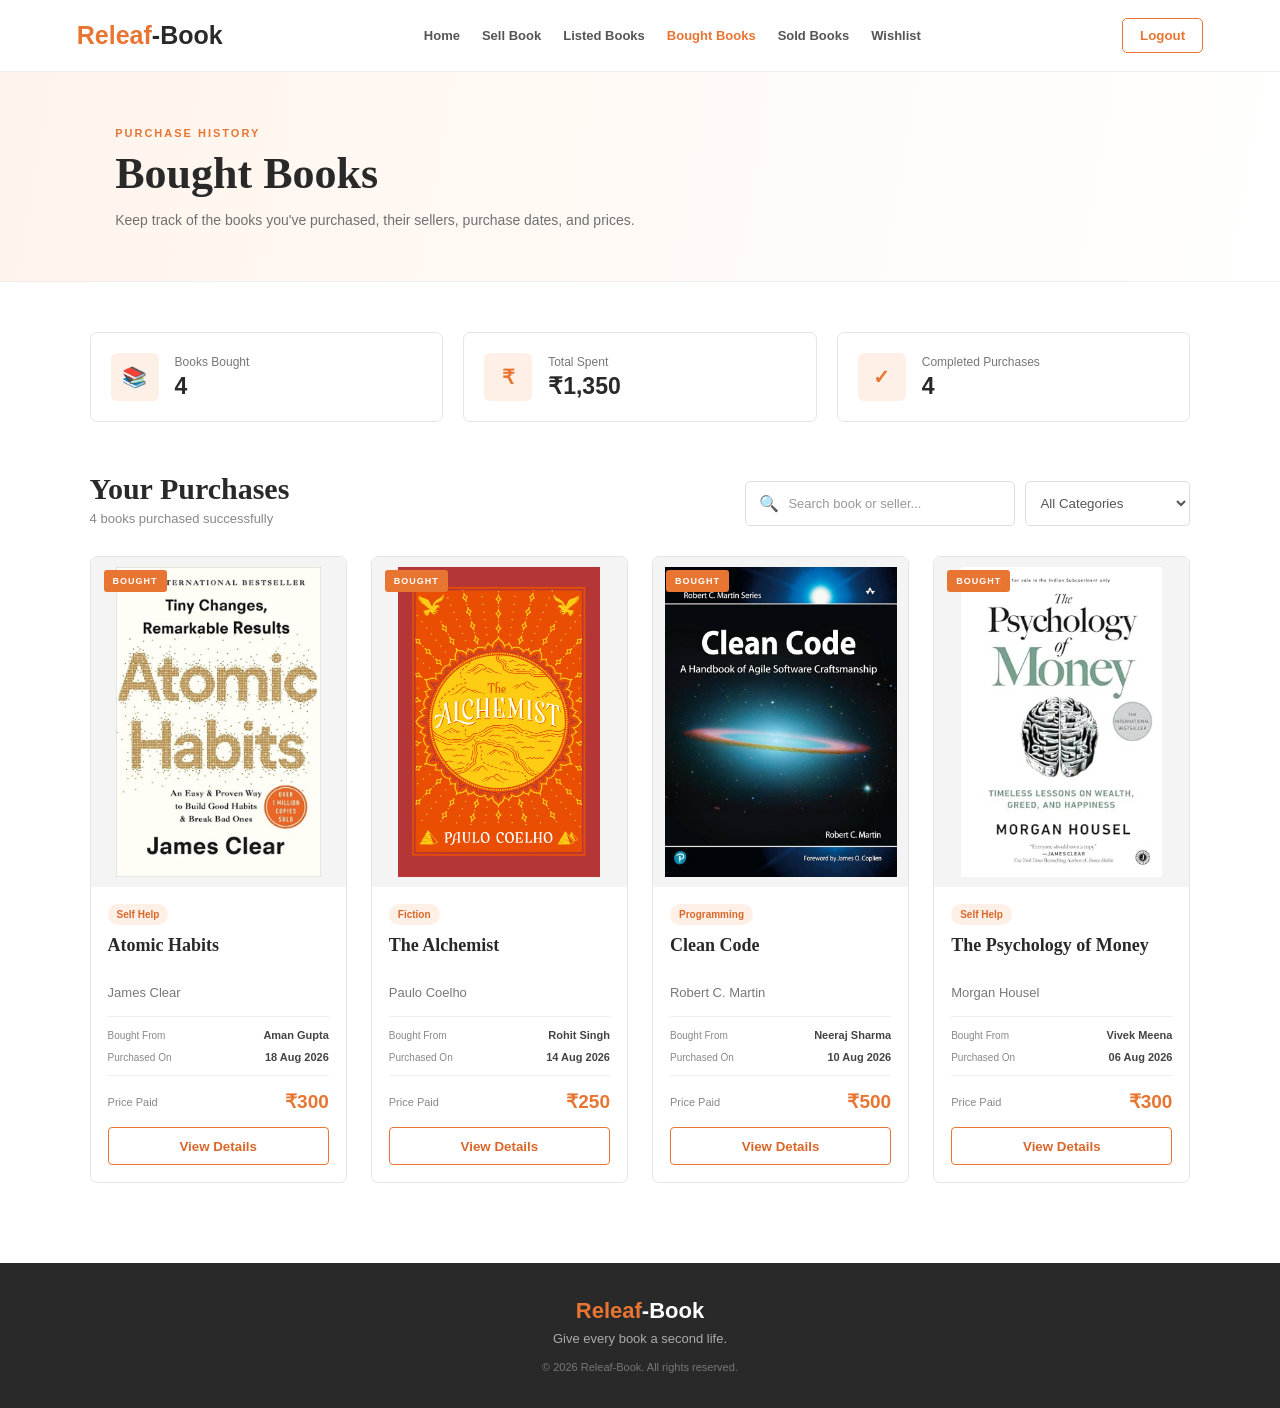
<file: bought.html>
<!DOCTYPE html>
<html lang="en">

<head>

    <meta charset="UTF-8">

    <meta name="viewport" content="width=device-width, initial-scale=1.0">

    <title>Releaf-Book | Bought Books</title>

    <link rel="stylesheet" href="css/bought.css">

</head>


<body>


    <!-- ================= NAVBAR ================= -->

    <header class="navbar">

        <div class="logo">
            <span>Releaf</span>-Book
        </div>


        <nav class="nav-links">

            <a href="home.html">
                Home
            </a>

            <a href="#">
                Sell Book
            </a>

            <a href="#">
                Listed Books
            </a>

            <a href="bought.html" class="active">
                Bought Books
            </a>

            <a href="sold.html">
                Sold Books
            </a>

            <a href="wishlist.html">
                Wishlist
            </a>

        </nav>


        <button
            class="logout-btn"
            id="logoutBtn"
        >
            Logout
        </button>

    </header>



    <!-- ================= PAGE HEADER ================= -->

    <section class="page-header">

        <div>

            <p class="small-heading">
                PURCHASE HISTORY
            </p>

            <h1>
                Bought Books
            </h1>

            <p class="page-description">
                Keep track of the books you've purchased,
                their sellers, purchase dates, and prices.
            </p>

        </div>

    </section>



    <!-- ================= MAIN ================= -->

    <main>

        <section class="bought-section">


            <!-- ================= STATISTICS ================= -->

            <div class="stats-container">


                <div class="stat-card">

                    <div class="stat-icon">
                        📚
                    </div>

                    <div>

                        <p>
                            Books Bought
                        </p>

                        <h2>
                            4
                        </h2>

                    </div>

                </div>



                <div class="stat-card">

                    <div class="stat-icon">
                        ₹
                    </div>

                    <div>

                        <p>
                            Total Spent
                        </p>

                        <h2>
                            ₹1,350
                        </h2>

                    </div>

                </div>



                <div class="stat-card">

                    <div class="stat-icon">
                        ✓
                    </div>

                    <div>

                        <p>
                            Completed Purchases
                        </p>

                        <h2>
                            4
                        </h2>

                    </div>

                </div>


            </div>



            <!-- ================= TOP BAR ================= -->

            <div class="bought-top">

                <div>

                    <h2>
                        Your Purchases
                    </h2>

                    <p>
                        4 books purchased successfully
                    </p>

                </div>


                <div class="search-area">

                    <div class="search-box">

                        <span>
                            🔍
                        </span>

                        <input
                            type="text"
                            id="searchInput"
                            placeholder="Search book or seller..."
                        >

                    </div>


                    <select id="categoryFilter">

                        <option value="all">
                            All Categories
                        </option>

                        <option value="fiction">
                            Fiction
                        </option>

                        <option value="self-help">
                            Self Help
                        </option>

                        <option value="programming">
                            Programming
                        </option>

                        <option value="academic">
                            Academic
                        </option>

                    </select>

                </div>

            </div>



            <!-- ================= BOUGHT BOOKS ================= -->

            <div
                class="bought-grid"
                id="boughtGrid"
            >


                <!-- ================= BOOK 1 ================= -->

                <div
                    class="bought-card"
                    data-category="self-help"
                    data-title="Atomic Habits"
                    data-seller="Aman Gupta"
                >

                    <div class="book-image">

                        <img
                            src="images/staticbook/atomichabits.jpg"
                            alt="Atomic Habits"
                        >

                        <span class="bought-badge">
                            BOUGHT
                        </span>

                    </div>


                    <div class="bought-info">

                        <span class="category">
                            Self Help
                        </span>

                        <h3>
                            Atomic Habits
                        </h3>

                        <p class="author">
                            James Clear
                        </p>


                        <div class="purchase-details">

                            <div>

                                <span>
                                    Bought From
                                </span>

                                <strong>
                                    Aman Gupta
                                </strong>

                            </div>


                            <div>

                                <span>
                                    Purchased On
                                </span>

                                <strong>
                                    18 Aug 2026
                                </strong>

                            </div>

                        </div>


                        <div class="price-row">

                            <span>
                                Price Paid
                            </span>

                            <strong>
                                ₹300
                            </strong>

                        </div>


                        <button
                            class="view-btn"
                            onclick="openDetails(
                                'Atomic Habits',
                                'James Clear',
                                'Self Help',
                                'Aman Gupta',
                                '18 Aug 2026',
                                '₹300'
                            )"
                        >
                            View Details
                        </button>

                    </div>

                </div>



                <!-- ================= BOOK 2 ================= -->

                <div
                    class="bought-card"
                    data-category="fiction"
                    data-title="The Alchemist"
                    data-seller="Rohit Singh"
                >

                    <div class="book-image">

                        <img
                            src="images/staticbook/thealchemist.jpg"
                            alt="The Alchemist"
                        >

                        <span class="bought-badge">
                            BOUGHT
                        </span>

                    </div>


                    <div class="bought-info">

                        <span class="category">
                            Fiction
                        </span>

                        <h3>
                            The Alchemist
                        </h3>

                        <p class="author">
                            Paulo Coelho
                        </p>


                        <div class="purchase-details">

                            <div>

                                <span>
                                    Bought From
                                </span>

                                <strong>
                                    Rohit Singh
                                </strong>

                            </div>


                            <div>

                                <span>
                                    Purchased On
                                </span>

                                <strong>
                                    14 Aug 2026
                                </strong>

                            </div>

                        </div>


                        <div class="price-row">

                            <span>
                                Price Paid
                            </span>

                            <strong>
                                ₹250
                            </strong>

                        </div>


                        <button
                            class="view-btn"
                            onclick="openDetails(
                                'The Alchemist',
                                'Paulo Coelho',
                                'Fiction',
                                'Rohit Singh',
                                '14 Aug 2026',
                                '₹250'
                            )"
                        >
                            View Details
                        </button>

                    </div>

                </div>



                <!-- ================= BOOK 3 ================= -->

                <div
                    class="bought-card"
                    data-category="programming"
                    data-title="Clean Code"
                    data-seller="Neeraj Sharma"
                >

                    <div class="book-image">

                        <img
                            src="images/staticbook/cleancode.jpg"
                            alt="Clean Code"
                        >

                        <span class="bought-badge">
                            BOUGHT
                        </span>

                    </div>


                    <div class="bought-info">

                        <span class="category">
                            Programming
                        </span>

                        <h3>
                            Clean Code
                        </h3>

                        <p class="author">
                            Robert C. Martin
                        </p>


                        <div class="purchase-details">

                            <div>

                                <span>
                                    Bought From
                                </span>

                                <strong>
                                    Neeraj Sharma
                                </strong>

                            </div>


                            <div>

                                <span>
                                    Purchased On
                                </span>

                                <strong>
                                    10 Aug 2026
                                </strong>

                            </div>

                        </div>


                        <div class="price-row">

                            <span>
                                Price Paid
                            </span>

                            <strong>
                                ₹500
                            </strong>

                        </div>


                        <button
                            class="view-btn"
                            onclick="openDetails(
                                'Clean Code',
                                'Robert C. Martin',
                                'Programming',
                                'Neeraj Sharma',
                                '10 Aug 2026',
                                '₹500'
                            )"
                        >
                            View Details
                        </button>

                    </div>

                </div>



                <!-- ================= BOOK 4 ================= -->

                <div
                    class="bought-card"
                    data-category="self-help"
                    data-title="The Psychology of Money"
                    data-seller="Vivek Meena"
                >

                    <div class="book-image">

                        <img
                            src="images/staticbook/thepsychologyofmoney.jpg"
                            alt="The Psychology of Money"
                        >

                        <span class="bought-badge">
                            BOUGHT
                        </span>

                    </div>


                    <div class="bought-info">

                        <span class="category">
                            Self Help
                        </span>

                        <h3>
                            The Psychology of Money
                        </h3>

                        <p class="author">
                            Morgan Housel
                        </p>


                        <div class="purchase-details">

                            <div>

                                <span>
                                    Bought From
                                </span>

                                <strong>
                                    Vivek Meena
                                </strong>

                            </div>


                            <div>

                                <span>
                                    Purchased On
                                </span>

                                <strong>
                                    06 Aug 2026
                                </strong>

                            </div>

                        </div>


                        <div class="price-row">

                            <span>
                                Price Paid
                            </span>

                            <strong>
                                ₹300
                            </strong>

                        </div>


                        <button
                            class="view-btn"
                            onclick="openDetails(
                                'The Psychology of Money',
                                'Morgan Housel',
                                'Self Help',
                                'Vivek Meena',
                                '06 Aug 2026',
                                '₹300'
                            )"
                        >
                            View Details
                        </button>

                    </div>

                </div>


            </div>



            <!-- ================= NO RESULTS ================= -->

            <div
                class="no-results"
                id="noResults"
            >

                <div class="empty-icon">
                    📚
                </div>

                <h3>
                    No purchases found
                </h3>

                <p>
                    Try searching with another book or seller name.
                </p>

            </div>


        </section>

    </main>



    <!-- ================= DETAILS MODAL ================= -->

    <div
        class="modal"
        id="bookModal"
    >

        <div class="modal-box">

            <button
                class="close-modal"
                onclick="closeDetails()"
            >
                &times;
            </button>


            <span
                class="modal-category"
                id="modalCategory"
            >
            </span>


            <h2 id="modalTitle">
            </h2>


            <p class="modal-author">
                by
                <span id="modalAuthor">
                </span>
            </p>


            <div class="modal-details">


                <div>

                    <span>
                        Bought From
                    </span>

                    <strong id="modalSeller">
                    </strong>

                </div>


                <div>

                    <span>
                        Purchase Date
                    </span>

                    <strong id="modalDate">
                    </strong>

                </div>


                <div>

                    <span>
                        Price Paid
                    </span>

                    <strong
                        id="modalPrice"
                        class="modal-price"
                    >
                    </strong>

                </div>


            </div>


            <div class="purchase-success">

                ✓
                Purchase completed successfully

            </div>

        </div>

    </div>



    <!-- ================= FOOTER ================= -->

    <footer>

        <div class="footer-logo">

            <span>Releaf</span>-Book

        </div>

        <p>
            Give every book a second life.
        </p>

        <p class="copyright">
            © 2026 Releaf-Book. All rights reserved.
        </p>

    </footer>



    <script src="js/bought.js"></script>

</body>

</html>
</file>
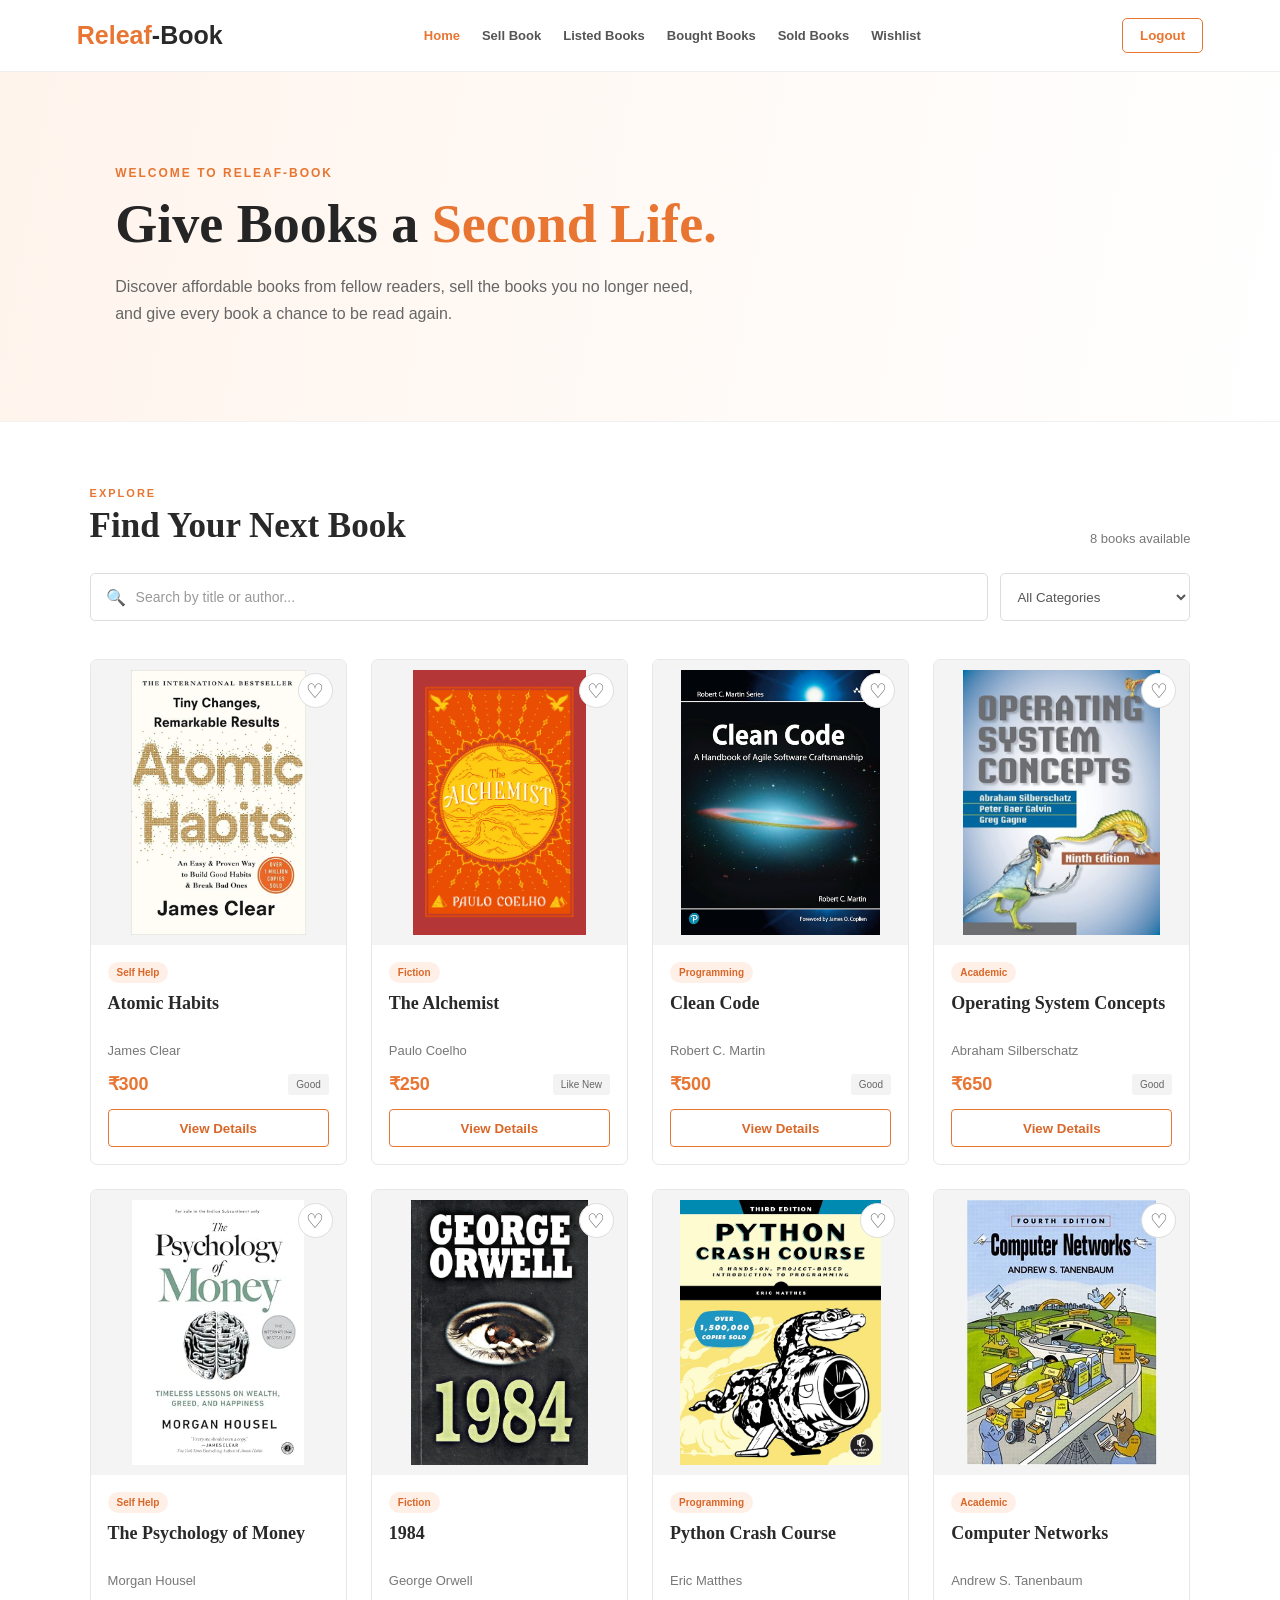
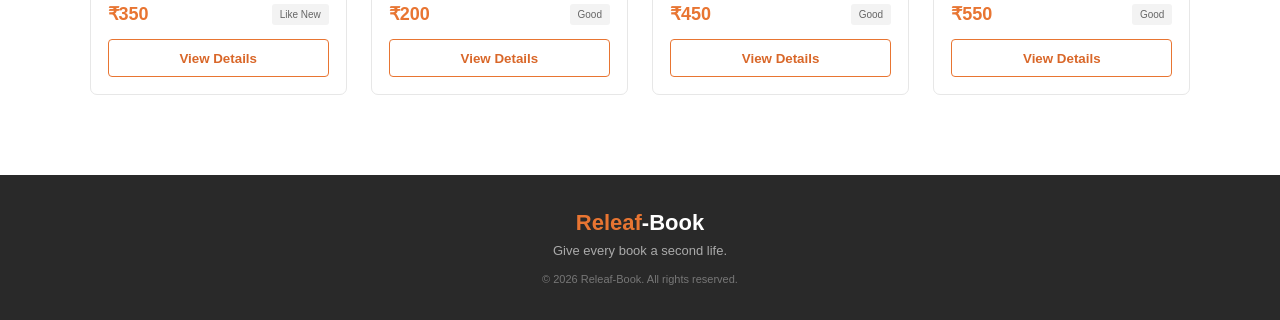
<file: home.html>
<!DOCTYPE html>
<html lang="en">

<head>

    <meta charset="UTF-8">

    <meta name="viewport" content="width=device-width, initial-scale=1.0">

    <title>Releaf-Book | Home</title>

    <link rel="stylesheet" href="css/home.css">

</head>

<body>


    <!-- ================= NAVBAR ================= -->

    <header class="navbar">

        <div class="logo">
            <span>Releaf</span>-Book
        </div>


        <nav class="nav-links">

            <a href="home.html" class="active">
                Home
            </a>

            <a href="sell.html">
                Sell Book
            </a>

            <a href="#">
                Listed Books
            </a>

            <a href="#">
                Bought Books
            </a>

            <a href="#">
                Sold Books
            </a>

            <a href="#">
                Wishlist
            </a>

        </nav>


        <button class="logout-btn">
            Logout
        </button>

    </header>



    <!-- ================= HERO ================= -->

    <section class="hero">

        <div class="hero-content">

            <p class="hero-label">
                WELCOME TO RELEAF-BOOK
            </p>

            <h1>
                Give Books a
                <span>Second Life.</span>
            </h1>

            <p class="hero-text">
                Discover affordable books from fellow readers,
                sell the books you no longer need, and give every
                book a chance to be read again.
            </p>

        </div>

    </section>



    <!-- ================= MAIN ================= -->

    <main>

        <section class="browse-section">


            <!-- SECTION HEADING -->

            <div class="section-title">

                <div>

                    <p class="small-heading">
                        EXPLORE
                    </p>

                    <h2>
                        Find Your Next Book
                    </h2>

                </div>

                <p class="available-text">
                    8 books available
                </p>

            </div>



            <!-- ================= SEARCH ================= -->

            <div class="search-area">

                <div class="search-box">

                    <span>
                        🔍
                    </span>

                    <input
                        type="text"
                        id="searchInput"
                        placeholder="Search by title or author..."
                    >

                </div>


                <select id="categoryFilter">

                    <option value="all">
                        All Categories
                    </option>

                    <option value="fiction">
                        Fiction
                    </option>

                    <option value="self-help">
                        Self Help
                    </option>

                    <option value="programming">
                        Programming
                    </option>

                    <option value="academic">
                        Academic
                    </option>

                </select>

            </div>



            <!-- ================= BOOK GRID ================= -->

            <div class="books-grid" id="booksGrid">


                <!-- =================================
                     BOOK 1 - ATOMIC HABITS
                ================================== -->

                <div
                    class="book-card"
                    data-category="self-help"
                    data-title="Atomic Habits"
                    data-author="James Clear"
                >

                    <div class="book-image">

                        <img
                            src="images/staticbook/atomichabits.jpg"
                            alt="Atomic Habits by James Clear"
                        >

                        <button
                            class="wishlist-btn"
                            type="button"
                        >
                            ♡
                        </button>

                    </div>


                    <div class="book-info">

                        <span class="category">
                            Self Help
                        </span>

                        <h3>
                            Atomic Habits
                        </h3>

                        <p class="author">
                            James Clear
                        </p>


                        <div class="book-footer">

                            <strong class="price">
                                ₹300
                            </strong>

                            <span class="condition">
                                Good
                            </span>

                        </div>


                        <button
                            class="view-btn"
                            onclick="openDetails(
                                'Atomic Habits',
                                'James Clear',
                                'Self Help',
                                '₹300',
                                'Good',
                                'A practical guide to building good habits, breaking bad ones, and making small changes that lead to remarkable results.'
                            )"
                        >
                            View Details
                        </button>

                    </div>

                </div>



                <!-- =================================
                     BOOK 2 - THE ALCHEMIST
                ================================== -->

                <div
                    class="book-card"
                    data-category="fiction"
                    data-title="The Alchemist"
                    data-author="Paulo Coelho"
                >

                    <div class="book-image">

                        <img
                            src="images/staticbook/thealchemist.jpg"
                            alt="The Alchemist by Paulo Coelho"
                        >

                        <button
                            class="wishlist-btn"
                            type="button"
                        >
                            ♡
                        </button>

                    </div>


                    <div class="book-info">

                        <span class="category">
                            Fiction
                        </span>

                        <h3>
                            The Alchemist
                        </h3>

                        <p class="author">
                            Paulo Coelho
                        </p>


                        <div class="book-footer">

                            <strong class="price">
                                ₹250
                            </strong>

                            <span class="condition">
                                Like New
                            </span>

                        </div>


                        <button
                            class="view-btn"
                            onclick="openDetails(
                                'The Alchemist',
                                'Paulo Coelho',
                                'Fiction',
                                '₹250',
                                'Like New',
                                'A philosophical novel about a young shepherd who travels in search of a treasure and discovers the importance of following his dreams.'
                            )"
                        >
                            View Details
                        </button>

                    </div>

                </div>



                <!-- =================================
                     BOOK 3 - CLEAN CODE
                ================================== -->

                <div
                    class="book-card"
                    data-category="programming"
                    data-title="Clean Code"
                    data-author="Robert C. Martin"
                >

                    <div class="book-image">

                        <img
                            src="images/staticbook/cleancode.jpg"
                            alt="Clean Code by Robert C. Martin"
                        >

                        <button
                            class="wishlist-btn"
                            type="button"
                        >
                            ♡
                        </button>

                    </div>


                    <div class="book-info">

                        <span class="category">
                            Programming
                        </span>

                        <h3>
                            Clean Code
                        </h3>

                        <p class="author">
                            Robert C. Martin
                        </p>


                        <div class="book-footer">

                            <strong class="price">
                                ₹500
                            </strong>

                            <span class="condition">
                                Good
                            </span>

                        </div>


                        <button
                            class="view-btn"
                            onclick="openDetails(
                                'Clean Code',
                                'Robert C. Martin',
                                'Programming',
                                '₹500',
                                'Good',
                                'A handbook of agile software craftsmanship covering principles, patterns, and practices for writing clean and maintainable code.'
                            )"
                        >
                            View Details
                        </button>

                    </div>

                </div>



                <!-- =================================
                     BOOK 4 - OPERATING SYSTEM CONCEPTS
                ================================== -->

                <div
                    class="book-card"
                    data-category="academic"
                    data-title="Operating System Concepts"
                    data-author="Abraham Silberschatz"
                >

                    <div class="book-image">

                        <img
                            src="images/staticbook/operatingsystemconcepts.jpg"
                            alt="Operating System Concepts"
                        >

                        <button
                            class="wishlist-btn"
                            type="button"
                        >
                            ♡
                        </button>

                    </div>


                    <div class="book-info">

                        <span class="category">
                            Academic
                        </span>

                        <h3>
                            Operating System Concepts
                        </h3>

                        <p class="author">
                            Abraham Silberschatz
                        </p>


                        <div class="book-footer">

                            <strong class="price">
                                ₹650
                            </strong>

                            <span class="condition">
                                Good
                            </span>

                        </div>


                        <button
                            class="view-btn"
                            onclick="openDetails(
                                'Operating System Concepts',
                                'Abraham Silberschatz',
                                'Academic',
                                '₹650',
                                'Good',
                                'A comprehensive textbook covering operating system concepts, processes, memory management, storage systems, and security.'
                            )"
                        >
                            View Details
                        </button>

                    </div>

                </div>



                <!-- =================================
                     BOOK 5 - PSYCHOLOGY OF MONEY
                ================================== -->

                <div
                    class="book-card"
                    data-category="self-help"
                    data-title="The Psychology of Money"
                    data-author="Morgan Housel"
                >

                    <div class="book-image">

                        <img
                            src="images/staticbook/thepsychologyofmoney.jpg"
                            alt="The Psychology of Money"
                        >

                        <button
                            class="wishlist-btn"
                            type="button"
                        >
                            ♡
                        </button>

                    </div>


                    <div class="book-info">

                        <span class="category">
                            Self Help
                        </span>

                        <h3>
                            The Psychology of Money
                        </h3>

                        <p class="author">
                            Morgan Housel
                        </p>


                        <div class="book-footer">

                            <strong class="price">
                                ₹350
                            </strong>

                            <span class="condition">
                                Like New
                            </span>

                        </div>


                        <button
                            class="view-btn"
                            onclick="openDetails(
                                'The Psychology of Money',
                                'Morgan Housel',
                                'Self Help',
                                '₹350',
                                'Like New',
                                'An exploration of how people think about money, wealth, investing, risk, and financial decisions.'
                            )"
                        >
                            View Details
                        </button>

                    </div>

                </div>



                <!-- =================================
                     BOOK 6 - 1984
                ================================== -->

                <div
                    class="book-card"
                    data-category="fiction"
                    data-title="1984"
                    data-author="George Orwell"
                >

                    <div class="book-image">

                        <img
                            src="images/staticbook/1984.jpg"
                            alt="1984 by George Orwell"
                        >

                        <button
                            class="wishlist-btn"
                            type="button"
                        >
                            ♡
                        </button>

                    </div>


                    <div class="book-info">

                        <span class="category">
                            Fiction
                        </span>

                        <h3>
                            1984
                        </h3>

                        <p class="author">
                            George Orwell
                        </p>


                        <div class="book-footer">

                            <strong class="price">
                                ₹200
                            </strong>

                            <span class="condition">
                                Good
                            </span>

                        </div>


                        <button
                            class="view-btn"
                            onclick="openDetails(
                                '1984',
                                'George Orwell',
                                'Fiction',
                                '₹200',
                                'Good',
                                'A dystopian novel exploring surveillance, authoritarianism, propaganda, and the struggle for individual freedom.'
                            )"
                        >
                            View Details
                        </button>

                    </div>

                </div>



                <!-- =================================
                     BOOK 7 - PYTHON CRASH COURSE
                ================================== -->

                <div
                    class="book-card"
                    data-category="programming"
                    data-title="Python Crash Course"
                    data-author="Eric Matthes"
                >

                    <div class="book-image">

                        <img
                            src="images/staticbook/pythoncrashcourse.jpg"
                            alt="Python Crash Course by Eric Matthes"
                        >

                        <button
                            class="wishlist-btn"
                            type="button"
                        >
                            ♡
                        </button>

                    </div>


                    <div class="book-info">

                        <span class="category">
                            Programming
                        </span>

                        <h3>
                            Python Crash Course
                        </h3>

                        <p class="author">
                            Eric Matthes
                        </p>


                        <div class="book-footer">

                            <strong class="price">
                                ₹450
                            </strong>

                            <span class="condition">
                                Good
                            </span>

                        </div>


                        <button
                            class="view-btn"
                            onclick="openDetails(
                                'Python Crash Course',
                                'Eric Matthes',
                                'Programming',
                                '₹450',
                                'Good',
                                'A hands-on introduction to Python programming that teaches beginners the fundamentals through practical projects.'
                            )"
                        >
                            View Details
                        </button>

                    </div>

                </div>



                <!-- =================================
                     BOOK 8 - COMPUTER NETWORKS
                ================================== -->

                <div
                    class="book-card"
                    data-category="academic"
                    data-title="Computer Networks"
                    data-author="Andrew S. Tanenbaum"
                >

                    <div class="book-image">

                        <img
                            src="images/staticbook/computernetworks.jpg"
                            alt="Computer Networks by Andrew S. Tanenbaum"
                        >

                        <button
                            class="wishlist-btn"
                            type="button"
                        >
                            ♡
                        </button>

                    </div>


                    <div class="book-info">

                        <span class="category">
                            Academic
                        </span>

                        <h3>
                            Computer Networks
                        </h3>

                        <p class="author">
                            Andrew S. Tanenbaum
                        </p>


                        <div class="book-footer">

                            <strong class="price">
                                ₹550
                            </strong>

                            <span class="condition">
                                Good
                            </span>

                        </div>


                        <button
                            class="view-btn"
                            onclick="openDetails(
                                'Computer Networks',
                                'Andrew S. Tanenbaum',
                                'Academic',
                                '₹550',
                                'Good',
                                'A detailed introduction to computer networking, protocols, network architectures, wireless networks, and the Internet.'
                            )"
                        >
                            View Details
                        </button>

                    </div>

                </div>

            </div>



            <!-- ================= NO RESULTS ================= -->

            <div
                class="no-results"
                id="noResults"
            >

                <div>
                    📚
                </div>

                <h3>
                    No books found
                </h3>

                <p>
                    Try searching for another title, author, or category.
                </p>

            </div>

        </section>

    </main>



    <!-- ================= BOOK DETAILS MODAL ================= -->

    <div
        class="modal"
        id="bookModal"
    >

        <div class="modal-box">

            <button
                class="close-modal"
                onclick="closeDetails()"
            >
                &times;
            </button>


            <span
                class="modal-category"
                id="modalCategory"
            >
            </span>


            <h2 id="modalTitle">
            </h2>


            <p class="modal-author">
                by
                <span id="modalAuthor"></span>
            </p>


            <div class="modal-info">

                <div>

                    <span>
                        Price
                    </span>

                    <strong id="modalPrice">
                    </strong>

                </div>


                <div>

                    <span>
                        Condition
                    </span>

                    <strong id="modalCondition">
                    </strong>

                </div>

            </div>


            <div class="modal-description">

                <h3>
                    About this book
                </h3>

                <p id="modalDescription">
                </p>

            </div>


            <button class="contact-seller">
                Contact Seller
            </button>

        </div>

    </div>



    <!-- ================= FOOTER ================= -->

    <footer>

        <div class="footer-logo">
            <span>Releaf</span>-Book
        </div>

        <p>
            Give every book a second life.
        </p>

        <p class="copyright">
            © 2026 Releaf-Book. All rights reserved.
        </p>

    </footer>


    <script src="js/home.js"></script>

</body>

</html>
</file>
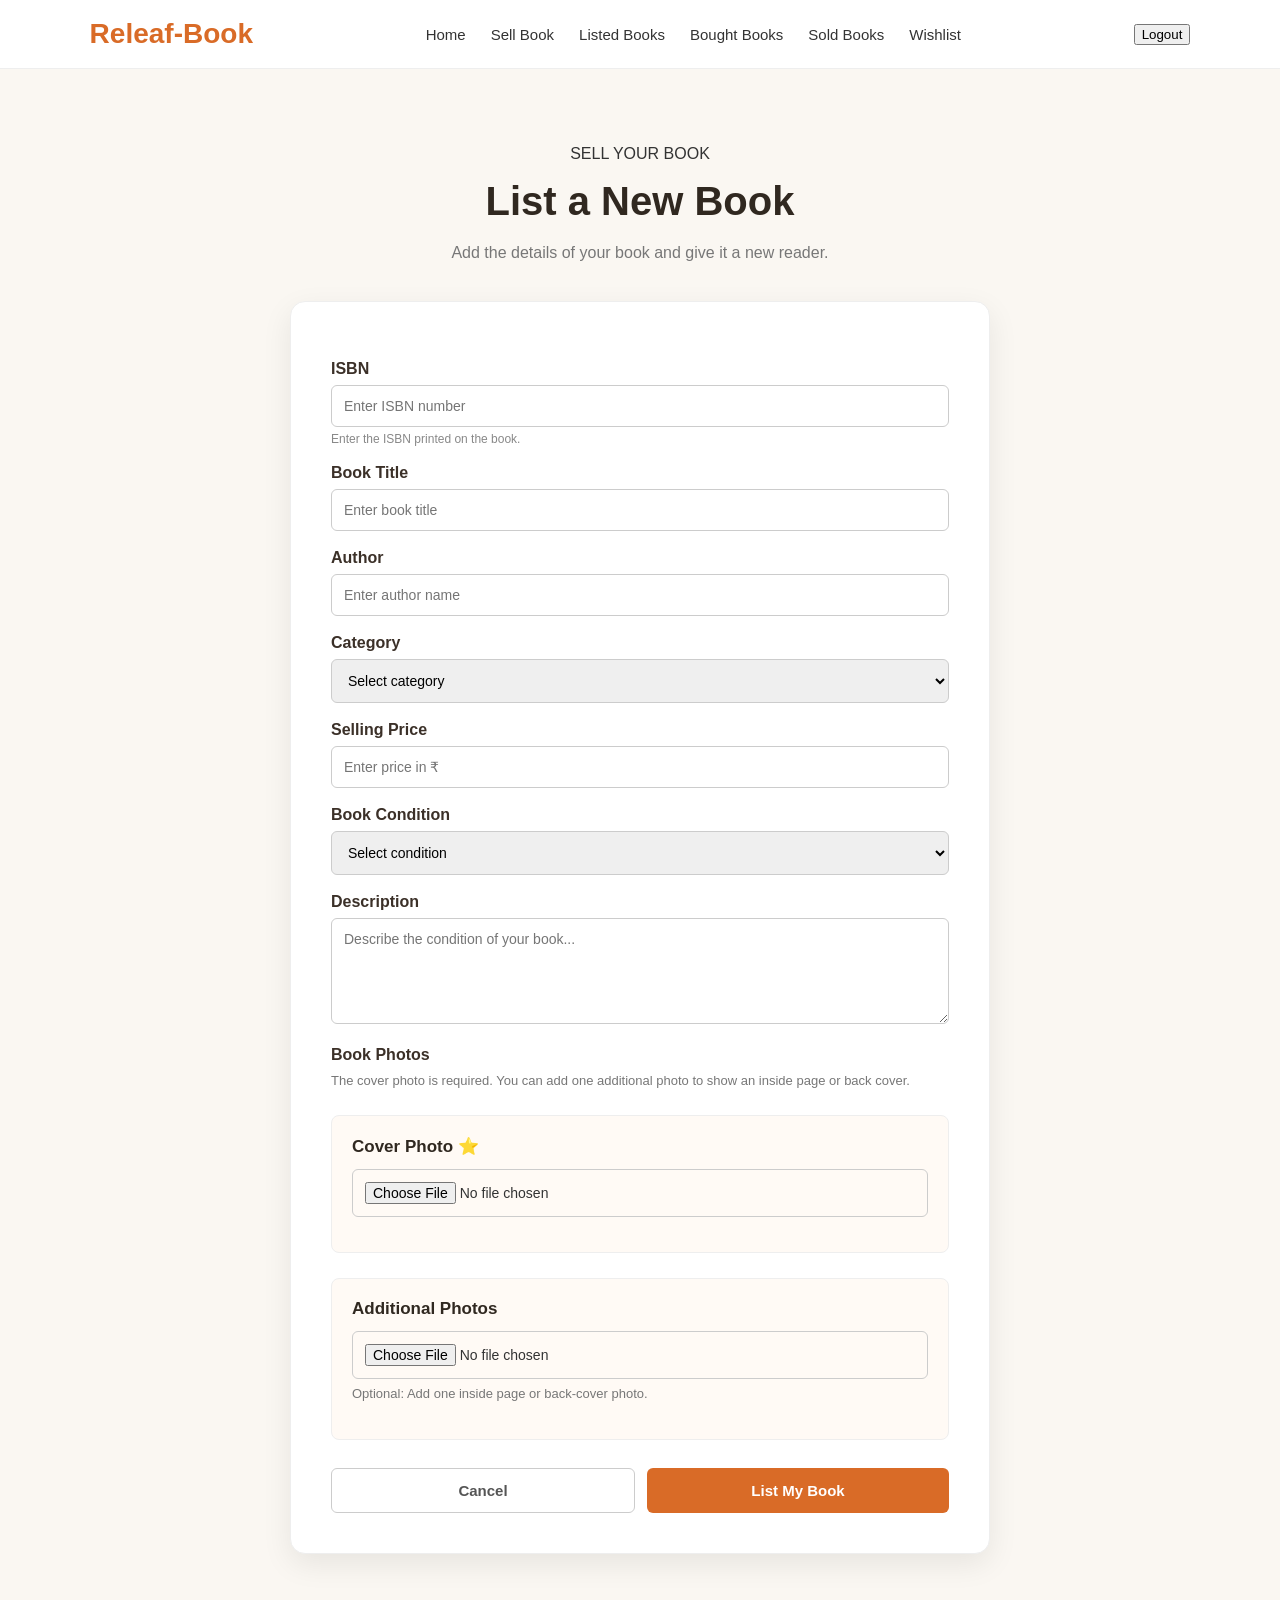
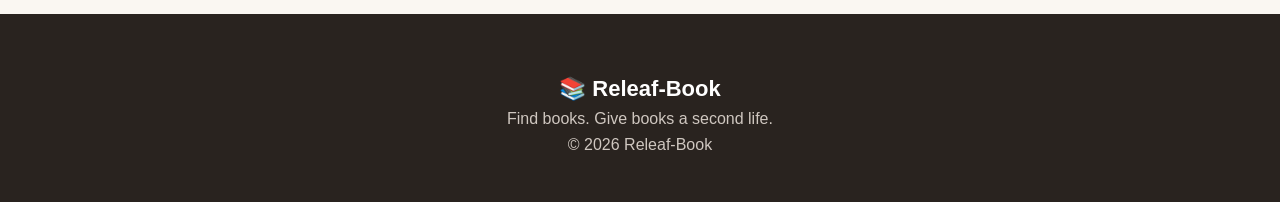
<file: listing.html>
<!DOCTYPE html>
<html lang="en">

<head>

    <meta charset="UTF-8">

    <meta name="viewport" content="width=device-width, initial-scale=1.0">

    <title>List a Book | Releaf-Book</title>

    <link rel="stylesheet" href="css/common.css">

    <link rel="stylesheet" href="css/listing.css">

</head>


<body>


<!-- ================= NAVBAR ================= -->

<header class="navbar">

    <div class="logo">
        <span>Releaf</span>-Book
    </div>

    <nav class="nav-links">

        <a href="home.html">
            Home
        </a>

        <a href="sell.html">
            Sell Book
        </a>

        <a href="listing.html" class="active">
            Listed Books
        </a>

        <a href="bought.html">
            Bought Books
        </a>

        <a href="sold.html">
            Sold Books
        </a>

        <a href="wishlist.html">
            Wishlist
        </a>

    </nav>

    <button class="logout-btn" id="logoutBtn">
        Logout
    </button>

</header>



<!-- ================= LISTING PAGE ================= -->

<section class="listing-page">


    <div class="listing-intro">

        <p class="small-heading">
            SELL YOUR BOOK
        </p>

        <h1>
            List a New Book
        </h1>

        <p>
            Add the details of your book and
            give it a new reader.
        </p>

    </div>



    <!-- ================= FORM ================= -->

    <div class="listing-form-container">


        <form id="sell-form">


            <!-- ================= ISBN ================= -->

            <label for="isbn">
                ISBN
            </label>

            <input
                type="text"
                id="isbn"
                placeholder="Enter ISBN number"
                maxlength="17"
            >

            <small>
                Enter the ISBN printed on the book.
            </small>



            <!-- ================= BOOK TITLE ================= -->

            <label for="book-title">
                Book Title
            </label>

            <input
                type="text"
                id="book-title"
                placeholder="Enter book title"
            >



            <!-- ================= AUTHOR ================= -->

            <label for="author">
                Author
            </label>

            <input
                type="text"
                id="author"
                placeholder="Enter author name"
            >



            <!-- ================= CATEGORY ================= -->

            <label for="category">
                Category
            </label>

            <select id="category">

                <option value="">
                    Select category
                </option>

                <option value="Fiction">
                    Fiction
                </option>

                <option value="Self Help">
                    Self Help
                </option>

                <option value="Programming">
                    Programming
                </option>

                <option value="Academic">
                    Academic
                </option>

                <option value="Other">
                    Other
                </option>

            </select>



            <!-- ================= PRICE ================= -->

            <label for="price">
                Selling Price
            </label>

            <input
                type="number"
                id="price"
                placeholder="Enter price in ₹"
                min="1"
            >



            <!-- ================= CONDITION ================= -->

            <label for="condition">
                Book Condition
            </label>

            <select id="condition">

                <option value="">
                    Select condition
                </option>

                <option value="Like New">
                    Like New
                </option>

                <option value="Good">
                    Good
                </option>

                <option value="Acceptable">
                    Acceptable
                </option>

            </select>



            <!-- ================= DESCRIPTION ================= -->

            <label for="description">
                Description
            </label>

            <textarea
                id="description"
                rows="5"
                placeholder="Describe the condition of your book..."
            ></textarea>



            <!-- ================= BOOK COVER ================= -->

            <!-- ================= BOOK PHOTOS ================= -->

<label>
    Book Photos
</label>

<p class="photo-help">
    The cover photo is required. You can add one additional
    photo to show an inside page or back cover.
</p>


<!-- COVER PHOTO -->

<div class="photo-upload-section">

    <h3>
        Cover Photo ⭐
    </h3>

    <input
        type="file"
        id="cover-image"
        accept="image/*"
    >

    <div
        id="cover-preview"
        class="photo-preview-container"
    >
    </div>

</div>


<!-- ADDITIONAL PHOTOS -->

<div class="photo-upload-section">

    <h3>
        Additional Photos
    </h3>

    <input
    type="file"
    id="additional-images"
    accept="image/*"
>

   <p class="photo-help">
    Optional: Add one inside page or back-cover photo.
</p>


    <div
        id="additional-preview"
        class="photo-preview-container"
    >
    </div>

</div>


            <!-- ================= BUTTONS ================= -->

            <div class="form-buttons">

                <a
                    href="sell.html"
                    class="cancel-btn"
                >
                    Cancel
                </a>


                <button
    type="submit"
    class="submit-book-btn"
    id="submit-book-btn"
>
    List My Book
</button>

            </div>


        </form>

    </div>

</section>



<!-- ================= FOOTER ================= -->

<footer>

    <h3>
        📚 Releaf-Book
    </h3>

    <p>
        Find books. Give books a second life.
    </p>

    <p>
        © 2026 Releaf-Book
    </p>

</footer>



<script src="js/listing.js"></script>

</body>

</html>
</file>
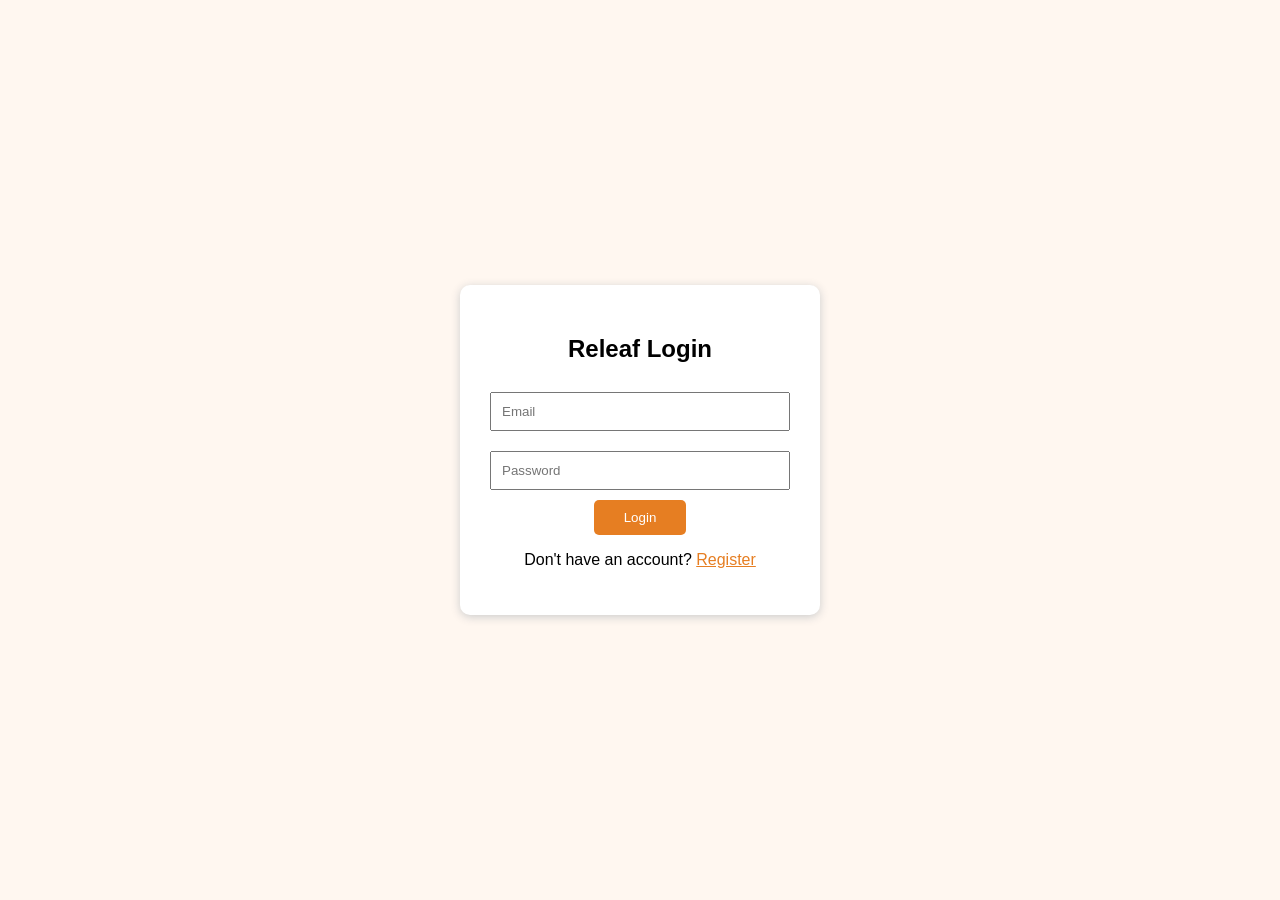
<file: login.html>
<!DOCTYPE html>
<html>
<head>
    <title>BookMart Login</title>

    <style>
        body {
            font-family: Arial;
            background: #fff7f0;
            display: flex;
            justify-content: center;
            align-items: center;
            height: 100vh;
            margin: 0;
        }

        .login-box {
            background: white;
            padding: 30px;
            width: 300px;
            border-radius: 10px;
            box-shadow: 0 2px 10px #ccc;
            text-align: center;
        }

        input {
            width: 100%;
            padding: 10px;
            margin: 10px 0;
            box-sizing: border-box;
        }

        button {
            padding: 10px 30px;
            background: #e67e22;
            color: white;
            border: none;
            border-radius: 5px;
        }

        a {
            color: #e67e22;
        }
    </style>
</head>

<body>

    <div class="login-box">

        <h2>Releaf Login</h2>

        <input type="email" placeholder="Email">

        <input type="password" placeholder="Password">

        <button>Login</button>

        <p>Don't have an account?
            <a href="#">Register</a>
        </p>

    </div>

</body>
</html>
</file>
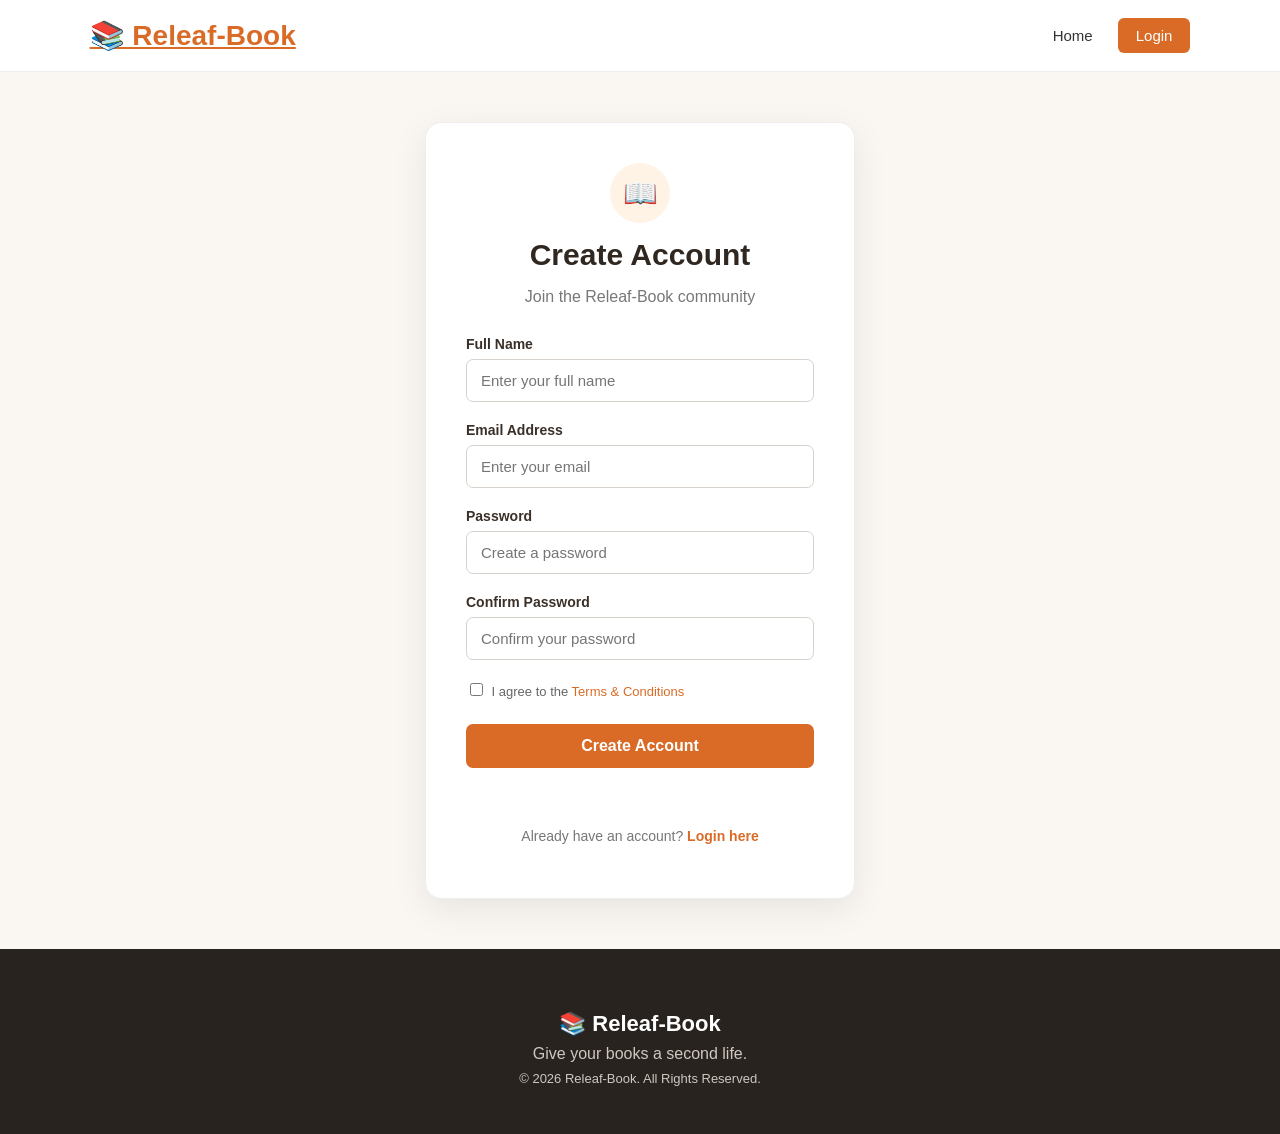
<file: register.html>
<!DOCTYPE html>
<html lang="en">

<head>

    <meta charset="UTF-8">

    <meta name="viewport" content="width=device-width, initial-scale=1.0">

    <title>Register | Releaf-Book</title>

    <link rel="stylesheet" href="css/common.css">
    <link rel="stylesheet" href="css/auth.css">

</head>


<body>

    <!-- ================= NAVBAR ================= -->

    <header class="navbar">

        <a href="index.html" class="logo">
            📚 Releaf-Book
        </a>

        <nav class="nav-links">

            <a href="index.html">
                Home
            </a>

            <a href="login.html" class="login-btn">
                Login
            </a>

        </nav>

    </header>


    <!-- ================= REGISTER SECTION ================= -->

    <main class="auth-page">

        <div class="auth-card register-card">

            <div class="auth-icon">
                📖
            </div>

            <h1>
                Create Account
            </h1>

            <p class="auth-subtitle">
                Join the Releaf-Book community
            </p>


            <!-- REGISTER FORM -->

            <form id="register-form">


                <!-- FULL NAME -->

                <div class="form-group">

                    <label for="register-name">
                        Full Name
                    </label>

                    <input
                        type="text"
                        id="register-name"
                        name="name"
                        placeholder="Enter your full name"
                        required>

                </div>


                <!-- EMAIL -->

                <div class="form-group">

                    <label for="register-email">
                        Email Address
                    </label>

                    <input
                        type="email"
                        id="register-email"
                        name="email"
                        placeholder="Enter your email"
                        required>

                </div>


                <!-- PASSWORD -->

                <div class="form-group">

                    <label for="register-password">
                        Password
                    </label>

                    <input
                        type="password"
                        id="register-password"
                        name="password"
                        placeholder="Create a password"
                        required>

                </div>


                <!-- CONFIRM PASSWORD -->

                <div class="form-group">

                    <label for="confirm-password">
                        Confirm Password
                    </label>

                    <input
                        type="password"
                        id="confirm-password"
                        name="confirm-password"
                        placeholder="Confirm your password"
                        required>

                </div>


                <!-- TERMS -->

                <div class="terms">

                    <label>

                        <input
                            type="checkbox"
                            id="terms"
                            required>

                        I agree to the
                        <a href="#">
                            Terms & Conditions
                        </a>

                    </label>

                </div>


                <!-- REGISTER BUTTON -->

                <button
                    type="submit"
                    class="auth-btn">

                    Create Account

                </button>


                <!-- MESSAGE -->

                <p id="register-message" class="form-message"></p>


            </form>


            <!-- LOGIN LINK -->

            <p class="switch-auth">

                Already have an account?

                <a href="login.html">
                    Login here
                </a>

            </p>

        </div>

    </main>


    <!-- ================= FOOTER ================= -->

    <footer>

        <h3>
            📚 Releaf-Book
        </h3>

        <p>
            Give your books a second life.
        </p>

        <p class="copyright">
            © 2026 Releaf-Book. All Rights Reserved.
        </p>

    </footer>


    <script src="js/auth.js"></script>

</body>

</html>
</file>
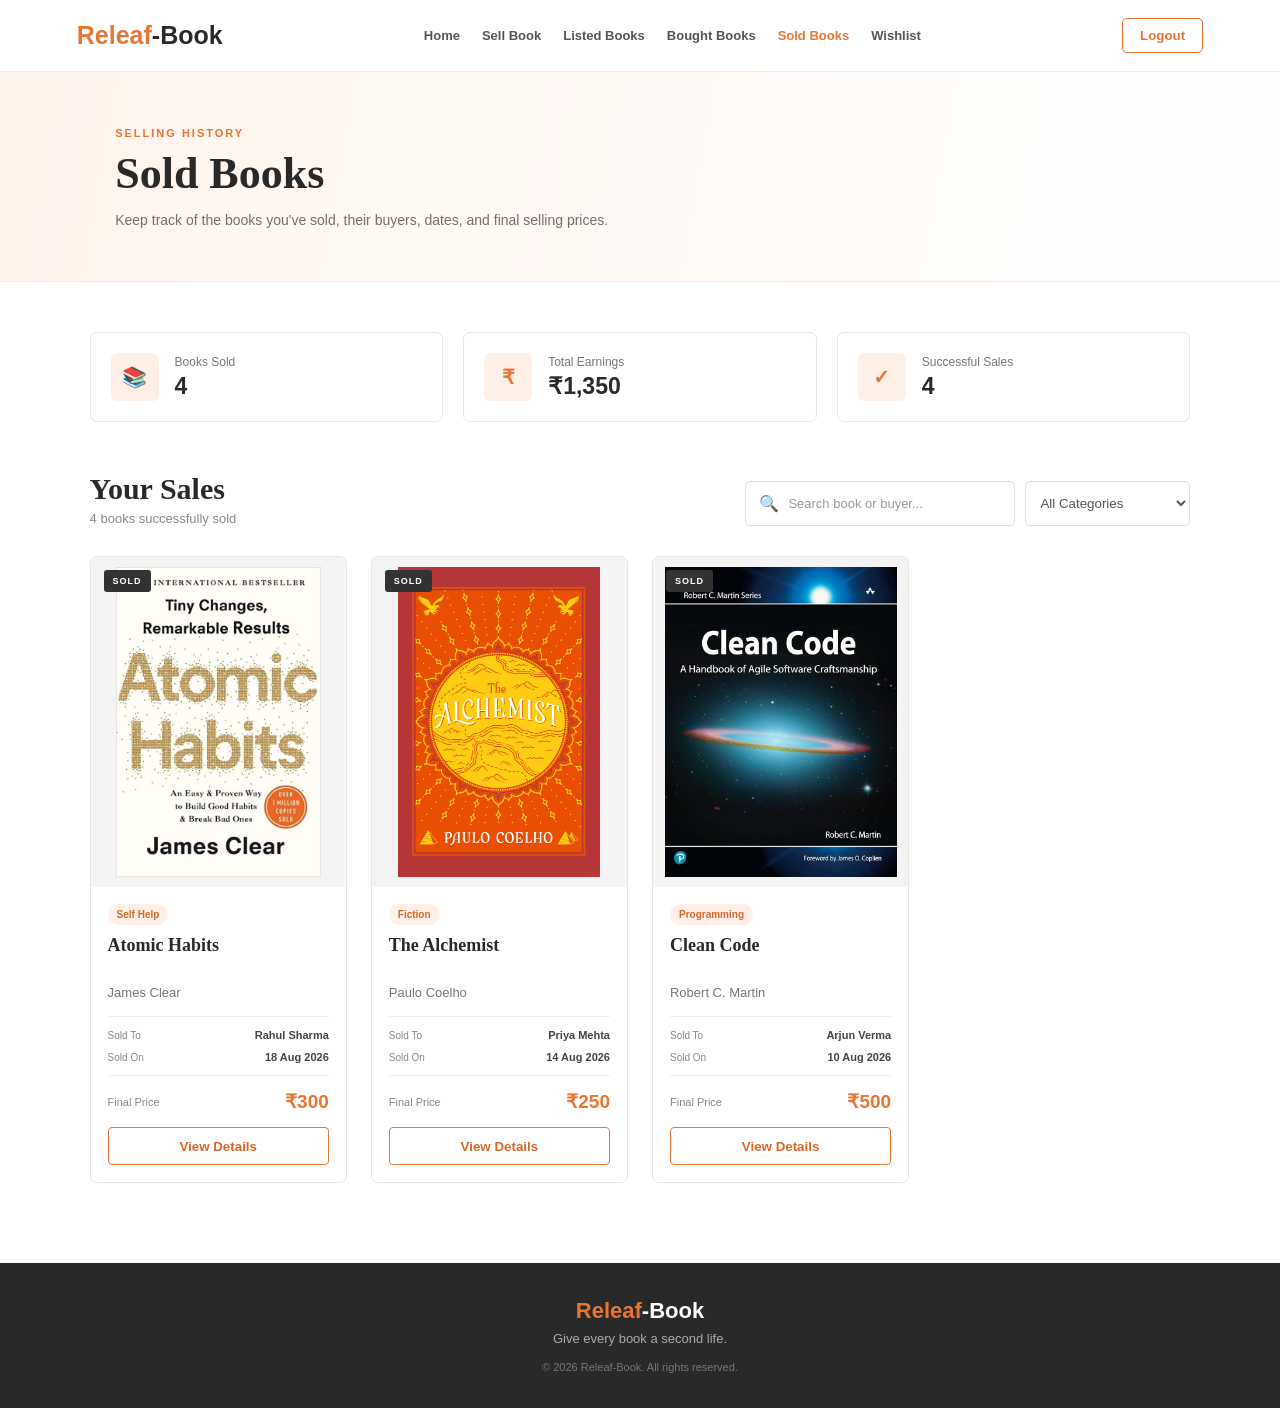
<file: sold.html>
<!DOCTYPE html>
<html lang="en">

<head>

    <meta charset="UTF-8">

    <meta name="viewport" content="width=device-width, initial-scale=1.0">

    <title>Releaf-Book | Sold Books</title>

    <link rel="stylesheet" href="css/sold.css">

</head>


<body>


    <!-- ================= NAVBAR ================= -->

    <header class="navbar">

        <div class="logo">
            <span>Releaf</span>-Book
        </div>


        <nav class="nav-links">

            <a href="home.html">
                Home
            </a>

            <a href="#">
                Sell Book
            </a>

            <a href="#">
                Listed Books
            </a>

            <a href="#">
                Bought Books
            </a>

            <a href="sold.html" class="active">
                Sold Books
            </a>

            <a href="wishlist.html">
                Wishlist
            </a>

        </nav>


        <button class="logout-btn">
            Logout
        </button>

    </header>



    <!-- ================= PAGE HEADER ================= -->

    <section class="page-header">

        <div>

            <p class="small-heading">
                SELLING HISTORY
            </p>

            <h1>
                Sold Books
            </h1>

            <p class="page-description">
                Keep track of the books you've sold,
                their buyers, dates, and final selling prices.
            </p>

        </div>

    </section>



    <!-- ================= MAIN ================= -->

    <main>

        <section class="sold-section">


            <!-- ================= STATISTICS ================= -->

            <div class="stats-container">


                <div class="stat-card">

                    <div class="stat-icon">
                        📚
                    </div>

                    <div>

                        <p>
                            Books Sold
                        </p>

                        <h2>
                            4
                        </h2>

                    </div>

                </div>



                <div class="stat-card">

                    <div class="stat-icon">
                        ₹
                    </div>

                    <div>

                        <p>
                            Total Earnings
                        </p>

                        <h2>
                            ₹1,350
                        </h2>

                    </div>

                </div>



                <div class="stat-card">

                    <div class="stat-icon">
                        ✓
                    </div>

                    <div>

                        <p>
                            Successful Sales
                        </p>

                        <h2>
                            4
                        </h2>

                    </div>

                </div>


            </div>



            <!-- ================= TOP BAR ================= -->

            <div class="sold-top">

                <div>

                    <h2>
                        Your Sales
                    </h2>

                    <p>
                        4 books successfully sold
                    </p>

                </div>


                <div class="search-area">

                    <div class="search-box">

                        <span>
                            🔍
                        </span>

                        <input
                            type="text"
                            id="searchInput"
                            placeholder="Search book or buyer..."
                        >

                    </div>


                    <select id="categoryFilter">

                        <option value="all">
                            All Categories
                        </option>

                        <option value="fiction">
                            Fiction
                        </option>

                        <option value="self-help">
                            Self Help
                        </option>

                        <option value="programming">
                            Programming
                        </option>

                        <option value="academic">
                            Academic
                        </option>

                    </select>

                </div>

            </div>



            <!-- ================= SOLD BOOKS ================= -->

            <div
                class="sold-grid"
                id="soldGrid"
            >


                <!-- ================= BOOK 1 ================= -->

                <div
                    class="sold-card"
                    data-category="self-help"
                    data-title="Atomic Habits"
                    data-buyer="Rahul Sharma"
                >

                    <div class="book-image">

                        <img
                            src="images/staticbook/atomichabits.jpg"
                            alt="Atomic Habits"
                        >

                        <span class="sold-badge">
                            SOLD
                        </span>

                    </div>


                    <div class="sold-info">

                        <span class="category">
                            Self Help
                        </span>

                        <h3>
                            Atomic Habits
                        </h3>

                        <p class="author">
                            James Clear
                        </p>


                        <div class="sale-details">

                            <div>

                                <span>
                                    Sold To
                                </span>

                                <strong>
                                    Rahul Sharma
                                </strong>

                            </div>


                            <div>

                                <span>
                                    Sold On
                                </span>

                                <strong>
                                    18 Aug 2026
                                </strong>

                            </div>

                        </div>


                        <div class="price-row">

                            <span>
                                Final Price
                            </span>

                            <strong>
                                ₹300
                            </strong>

                        </div>


                        <button
                            class="view-btn"
                            onclick="openDetails(
                                'Atomic Habits',
                                'James Clear',
                                'Self Help',
                                'Rahul Sharma',
                                '18 Aug 2026',
                                '₹300'
                            )"
                        >
                            View Details
                        </button>

                    </div>

                </div>



                <!-- ================= BOOK 2 ================= -->

                <div
                    class="sold-card"
                    data-category="fiction"
                    data-title="The Alchemist"
                    data-buyer="Priya Mehta"
                >

                    <div class="book-image">

                        <img
                            src="images/staticbook/thealchemist.jpg"
                            alt="The Alchemist"
                        >

                        <span class="sold-badge">
                            SOLD
                        </span>

                    </div>


                    <div class="sold-info">

                        <span class="category">
                            Fiction
                        </span>

                        <h3>
                            The Alchemist
                        </h3>

                        <p class="author">
                            Paulo Coelho
                        </p>


                        <div class="sale-details">

                            <div>

                                <span>
                                    Sold To
                                </span>

                                <strong>
                                    Priya Mehta
                                </strong>

                            </div>


                            <div>

                                <span>
                                    Sold On
                                </span>

                                <strong>
                                    14 Aug 2026
                                </strong>

                            </div>

                        </div>


                        <div class="price-row">

                            <span>
                                Final Price
                            </span>

                            <strong>
                                ₹250
                            </strong>

                        </div>


                        <button
                            class="view-btn"
                            onclick="openDetails(
                                'The Alchemist',
                                'Paulo Coelho',
                                'Fiction',
                                'Priya Mehta',
                                '14 Aug 2026',
                                '₹250'
                            )"
                        >
                            View Details
                        </button>

                    </div>

                </div>



                <!-- ================= BOOK 3 ================= -->

                <div
                    class="sold-card"
                    data-category="programming"
                    data-title="Clean Code"
                    data-buyer="Arjun Verma"
                >

                    <div class="book-image">

                        <img
                            src="images/staticbook/cleancode.jpg"
                            alt="Clean Code"
                        >

                        <span class="sold-badge">
                            SOLD
                        </span>

                    </div>


                    <div class="sold-info">

                        <span class="category">
                            Programming
                        </span>

                        <h3>
                            Clean Code
                        </h3>

                        <p class="author">
                            Robert C. Martin
                        </p>


                        <div class="sale-details">

                            <div>

                                <span>
                                    Sold To
                                </span>

                                <strong>
                                    Arjun Verma
                                </strong>

                            </div>


                            <div>

                                <span>
                                    Sold On
                                </span>

                                <strong>
                                    10 Aug 2026
                                </strong>

                            </div>

                        </div>


                        <div class="price-row">

                            <span>
                                Final Price
                            </span>

                            <strong>
                                ₹500
                            </strong>

                        </div>


                        <button
                            class="view-btn"
                            onclick="openDetails(
                                'Clean Code',
                                'Robert C. Martin',
                                'Programming',
                                'Arjun Verma',
                                '10 Aug 2026',
                                '₹500'
                            )"
                        >
                            View Details
                        </button>

                    </div>

                </div>


            </div>



            <!-- ================= NO RESULTS ================= -->

            <div
                class="no-results"
                id="noResults"
            >

                <div class="empty-icon">
                    📚
                </div>

                <h3>
                    No sales found
                </h3>

                <p>
                    Try searching with another book or buyer name.
                </p>

            </div>


        </section>

    </main>



    <!-- ================= DETAILS MODAL ================= -->

    <div
        class="modal"
        id="bookModal"
    >

        <div class="modal-box">

            <button
                class="close-modal"
                onclick="closeDetails()"
            >
                &times;
            </button>


            <span
                class="modal-category"
                id="modalCategory"
            >
            </span>


            <h2 id="modalTitle">
            </h2>


            <p class="modal-author">
                by
                <span id="modalAuthor">
                </span>
            </p>


            <div class="modal-details">


                <div>

                    <span>
                        Sold To
                    </span>

                    <strong id="modalBuyer">
                    </strong>

                </div>


                <div>

                    <span>
                        Date Sold
                    </span>

                    <strong id="modalDate">
                    </strong>

                </div>


                <div>

                    <span>
                        Final Price
                    </span>

                    <strong
                        id="modalPrice"
                        class="modal-price"
                    >
                    </strong>

                </div>


            </div>


            <div class="sold-success">

                ✓
                Sale completed successfully

            </div>

        </div>

    </div>



    <!-- ================= FOOTER ================= -->

    <footer>

        <div class="footer-logo">

            <span>Releaf</span>-Book

        </div>

        <p>
            Give every book a second life.
        </p>

        <p class="copyright">
            © 2026 Releaf-Book. All rights reserved.
        </p>

    </footer>



    <script src="js/sold.js"></script>

</body>

</html>
</file>
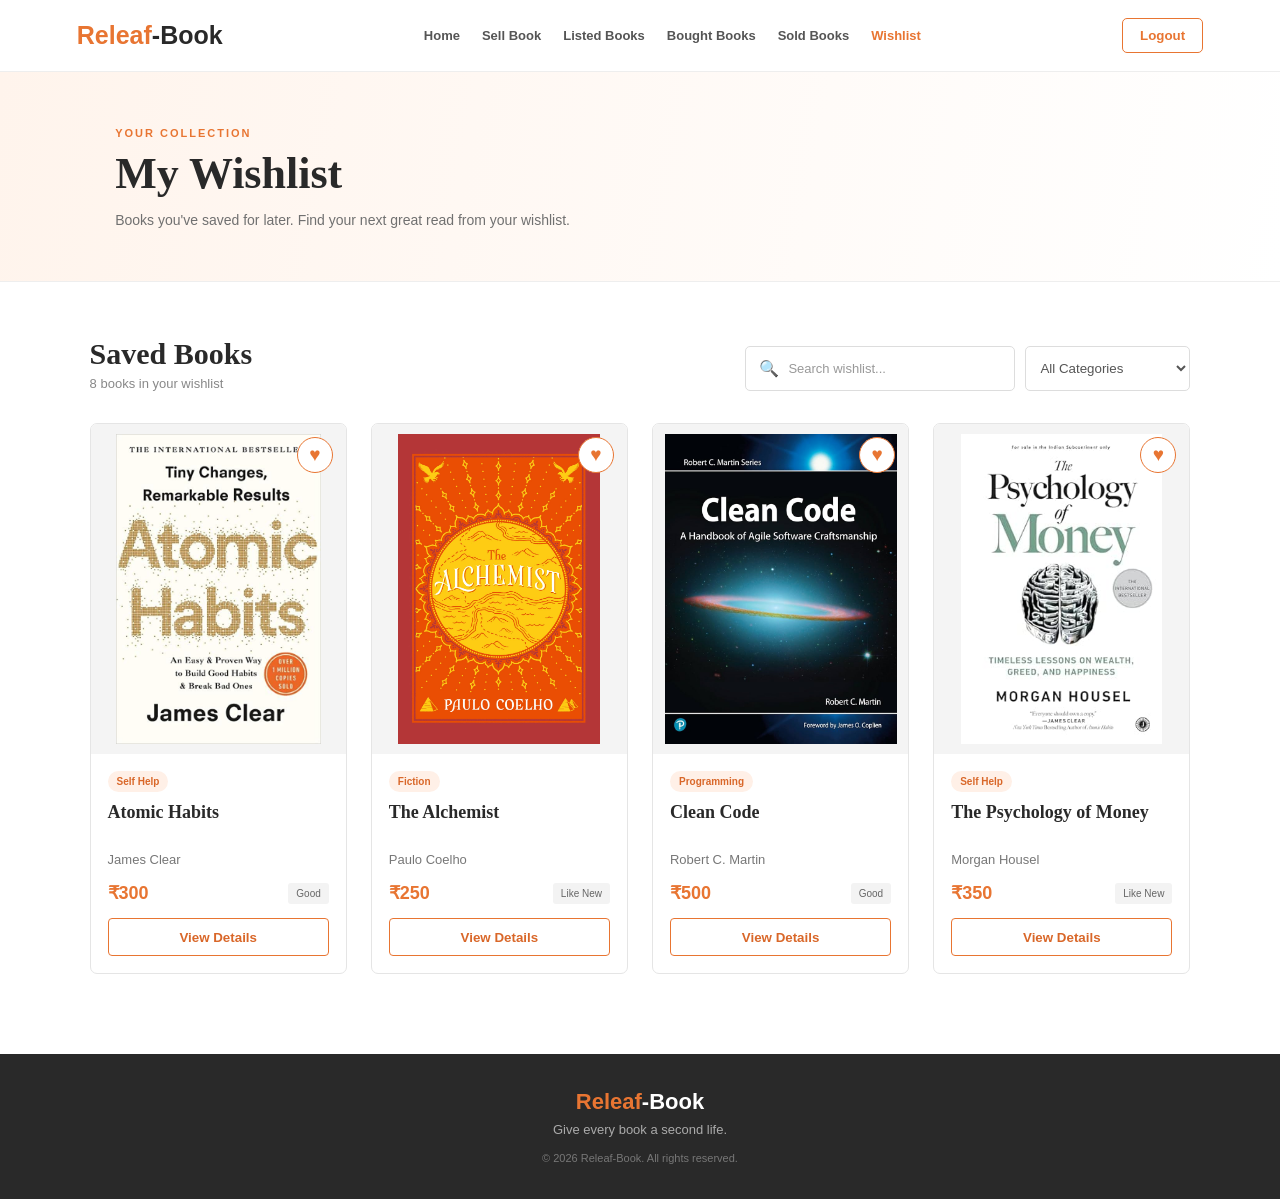
<file: wishlist.html>
<!DOCTYPE html>
<html lang="en">

<head>

    <meta charset="UTF-8">

    <meta name="viewport" content="width=device-width, initial-scale=1.0">

    <title>Releaf-Book | Wishlist</title>

    <link rel="stylesheet" href="css/wishlist.css">

</head>


<body>


    <!-- ================= NAVBAR ================= -->

    <header class="navbar">

        <div class="logo">
            <span>Releaf</span>-Book
        </div>


        <nav class="nav-links">

            <a href="home.html">
                Home
            </a>

            <a href="#">
                Sell Book
            </a>

            <a href="#">
                Listed Books
            </a>

            <a href="#">
                Bought Books
            </a>

            <a href="#">
                Sold Books
            </a>

            <a href="wishlist.html" class="active">
                Wishlist
            </a>

        </nav>


        <button class="logout-btn">
            Logout
        </button>

    </header>



    <!-- ================= PAGE HEADER ================= -->

    <section class="page-header">

        <div>

            <p class="small-heading">
                YOUR COLLECTION
            </p>

            <h1>
                My Wishlist
            </h1>

            <p class="page-description">
                Books you've saved for later.
                Find your next great read from your wishlist.
            </p>

        </div>

    </section>



    <!-- ================= MAIN ================= -->

    <main>

        <section class="wishlist-section">


            <!-- ================= TOP BAR ================= -->

            <div class="wishlist-top">

                <div>

                    <h2>
                        Saved Books
                    </h2>

                    <p>
                        8 books in your wishlist
                    </p>

                </div>


                <div class="search-area">

                    <div class="search-box">

                        <span>
                            🔍
                        </span>

                        <input
                            type="text"
                            id="searchInput"
                            placeholder="Search wishlist..."
                        >

                    </div>


                    <select id="categoryFilter">

                        <option value="all">
                            All Categories
                        </option>

                        <option value="fiction">
                            Fiction
                        </option>

                        <option value="self-help">
                            Self Help
                        </option>

                        <option value="programming">
                            Programming
                        </option>

                        <option value="academic">
                            Academic
                        </option>

                    </select>

                </div>

            </div>



            <!-- ================= BOOK GRID ================= -->

            <div class="books-grid" id="booksGrid">


                <!-- ================= BOOK 1 ================= -->

                <div
                    class="book-card"
                    data-category="self-help"
                    data-title="Atomic Habits"
                    data-author="James Clear"
                >

                    <div class="book-image">

                        <img
                            src="images/staticbook/atomichabits.jpg"
                            alt="Atomic Habits"
                        >

                        <button
                            class="remove-wishlist"
                            title="Remove from wishlist"
                        >
                            ♥
                        </button>

                    </div>


                    <div class="book-info">

                        <span class="category">
                            Self Help
                        </span>

                        <h3>
                            Atomic Habits
                        </h3>

                        <p class="author">
                            James Clear
                        </p>

                        <div class="book-footer">

                            <strong class="price">
                                ₹300
                            </strong>

                            <span class="condition">
                                Good
                            </span>

                        </div>

                        <button
                            class="view-btn"
                            onclick="openDetails(
                                'Atomic Habits',
                                'James Clear',
                                'Self Help',
                                '₹300',
                                'Good',
                                'A practical guide to building good habits, breaking bad ones, and making small changes that lead to remarkable results.'
                            )"
                        >
                            View Details
                        </button>

                    </div>

                </div>



                <!-- ================= BOOK 2 ================= -->

                <div
                    class="book-card"
                    data-category="fiction"
                    data-title="The Alchemist"
                    data-author="Paulo Coelho"
                >

                    <div class="book-image">

                        <img
                            src="images/staticbook/thealchemist.jpg"
                            alt="The Alchemist"
                        >

                        <button
                            class="remove-wishlist"
                            title="Remove from wishlist"
                        >
                            ♥
                        </button>

                    </div>


                    <div class="book-info">

                        <span class="category">
                            Fiction
                        </span>

                        <h3>
                            The Alchemist
                        </h3>

                        <p class="author">
                            Paulo Coelho
                        </p>

                        <div class="book-footer">

                            <strong class="price">
                                ₹250
                            </strong>

                            <span class="condition">
                                Like New
                            </span>

                        </div>

                        <button
                            class="view-btn"
                            onclick="openDetails(
                                'The Alchemist',
                                'Paulo Coelho',
                                'Fiction',
                                '₹250',
                                'Like New',
                                'A philosophical novel about a young shepherd who travels in search of a treasure and discovers the importance of following his dreams.'
                            )"
                        >
                            View Details
                        </button>

                    </div>

                </div>



                <!-- ================= BOOK 3 ================= -->

                <div
                    class="book-card"
                    data-category="programming"
                    data-title="Clean Code"
                    data-author="Robert C. Martin"
                >

                    <div class="book-image">

                        <img
                            src="images/staticbook/cleancode.jpg"
                            alt="Clean Code"
                        >

                        <button
                            class="remove-wishlist"
                            title="Remove from wishlist"
                        >
                            ♥
                        </button>

                    </div>


                    <div class="book-info">

                        <span class="category">
                            Programming
                        </span>

                        <h3>
                            Clean Code
                        </h3>

                        <p class="author">
                            Robert C. Martin
                        </p>

                        <div class="book-footer">

                            <strong class="price">
                                ₹500
                            </strong>

                            <span class="condition">
                                Good
                            </span>

                        </div>

                        <button
                            class="view-btn"
                            onclick="openDetails(
                                'Clean Code',
                                'Robert C. Martin',
                                'Programming',
                                '₹500',
                                'Good',
                                'A handbook of agile software craftsmanship covering principles, patterns, and practices for writing clean and maintainable code.'
                            )"
                        >
                            View Details
                        </button>

                    </div>

                </div>



                <!-- ================= BOOK 4 ================= -->

                <div
                    class="book-card"
                    data-category="self-help"
                    data-title="The Psychology of Money"
                    data-author="Morgan Housel"
                >

                    <div class="book-image">

                        <img
                            src="images/staticbook/thepsychologyofmoney.jpg"
                            alt="The Psychology of Money"
                        >

                        <button
                            class="remove-wishlist"
                            title="Remove from wishlist"
                        >
                            ♥
                        </button>

                    </div>


                    <div class="book-info">

                        <span class="category">
                            Self Help
                        </span>

                        <h3>
                            The Psychology of Money
                        </h3>

                        <p class="author">
                            Morgan Housel
                        </p>

                        <div class="book-footer">

                            <strong class="price">
                                ₹350
                            </strong>

                            <span class="condition">
                                Like New
                            </span>

                        </div>

                        <button
                            class="view-btn"
                            onclick="openDetails(
                                'The Psychology of Money',
                                'Morgan Housel',
                                'Self Help',
                                '₹350',
                                'Like New',
                                'An exploration of how people think about money, wealth, investing, risk, and financial decisions.'
                            )"
                        >
                            View Details
                        </button>

                    </div>

                </div>


            </div>



            <!-- ================= NO RESULTS ================= -->

            <div
                class="no-results"
                id="noResults"
            >

                <div class="empty-icon">
                    ♡
                </div>

                <h3>
                    No books found
                </h3>

                <p>
                    Try searching with another title, author, or category.
                </p>

            </div>


        </section>

    </main>



    <!-- ================= BOOK DETAILS MODAL ================= -->

    <div
        class="modal"
        id="bookModal"
    >

        <div class="modal-box">

            <button
                class="close-modal"
                onclick="closeDetails()"
            >
                &times;
            </button>


            <span
                class="modal-category"
                id="modalCategory"
            >
            </span>


            <h2 id="modalTitle">
            </h2>


            <p class="modal-author">
                by
                <span id="modalAuthor">
                </span>
            </p>


            <div class="modal-info">

                <div>

                    <span>
                        Price
                    </span>

                    <strong id="modalPrice">
                    </strong>

                </div>


                <div>

                    <span>
                        Condition
                    </span>

                    <strong id="modalCondition">
                    </strong>

                </div>

            </div>


            <div class="modal-description">

                <h3>
                    About this book
                </h3>

                <p id="modalDescription">
                </p>

            </div>


            <button class="contact-seller">
                Contact Seller
            </button>

        </div>

    </div>



    <!-- ================= FOOTER ================= -->

    <footer>

        <div class="footer-logo">
            <span>Releaf</span>-Book
        </div>

        <p>
            Give every book a second life.
        </p>

        <p class="copyright">
            © 2026 Releaf-Book. All rights reserved.
        </p>

    </footer>


    <script src="js/wishlist.js"></script>

</body>

</html>
</file>
<file: css/bought.css>
/* =====================================
   RESET
===================================== */

* {
    margin: 0;
    padding: 0;
    box-sizing: border-box;
}


body {
    font-family: Arial, Helvetica, sans-serif;

    background: #ffffff;

    color: #252525;
}


html {
    scroll-behavior: smooth;
}


/* =====================================
   NAVBAR
===================================== */

.navbar {
    height: 72px;

    padding: 0 6%;

    display: flex;

    align-items: center;

    justify-content: space-between;

    background: #ffffff;

    border-bottom: 1px solid #eeeeee;

    position: sticky;

    top: 0;

    z-index: 100;
}


.logo {
    font-size: 25px;

    font-weight: 700;

    white-space: nowrap;

    color: #292929;
}


.logo span {
    color: #e87532;
}


.nav-links {
    display: flex;

    align-items: center;

    gap: 22px;
}


.nav-links a {
    text-decoration: none;

    color: #555555;

    font-size: 13px;

    font-weight: 600;

    transition: 0.2s;
}


.nav-links a:hover {
    color: #e87532;
}


.nav-links a.active {
    color: #e87532;
}


.logout-btn {
    border: 1px solid #e87532;

    background: white;

    color: #e87532;

    padding: 9px 17px;

    border-radius: 5px;

    font-weight: 600;

    cursor: pointer;

    transition: 0.2s;
}


.logout-btn:hover {
    background: #e87532;

    color: white;
}


/* =====================================
   PAGE HEADER
===================================== */

.page-header {
    padding: 55px 9% 50px;

    background:
        linear-gradient(
            100deg,
            #fff4ec,
            #ffffff
        );

    border-bottom: 1px solid #eeeeee;
}


.small-heading {
    color: #e87532;

    font-size: 11px;

    letter-spacing: 2px;

    font-weight: 700;

    margin-bottom: 9px;
}


.page-header h1 {
    font-family: Georgia, "Times New Roman", serif;

    font-size: 44px;

    color: #292929;

    margin-bottom: 10px;
}


.page-description {
    color: #707070;

    font-size: 14px;

    line-height: 1.6;
}


/* =====================================
   MAIN
===================================== */

.bought-section {
    width: 86%;

    max-width: 1250px;

    margin: auto;

    padding: 50px 0 80px;
}


/* =====================================
   STATISTICS
===================================== */

.stats-container {
    display: grid;

    grid-template-columns:
        repeat(3, 1fr);

    gap: 20px;

    margin-bottom: 50px;
}


.stat-card {
    border: 1px solid #e6e6e6;

    border-radius: 7px;

    padding: 20px;

    display: flex;

    align-items: center;

    gap: 16px;

    background: #ffffff;
}


.stat-icon {
    width: 48px;

    height: 48px;

    display: flex;

    align-items: center;

    justify-content: center;

    border-radius: 6px;

    background: #fff0e7;

    color: #e87532;

    font-size: 20px;

    font-weight: 700;
}


.stat-card p {
    color: #777777;

    font-size: 12px;

    margin-bottom: 4px;
}


.stat-card h2 {
    color: #292929;

    font-size: 23px;
}


/* =====================================
   TOP BAR
===================================== */

.bought-top {
    display: flex;

    justify-content: space-between;

    align-items: end;

    margin-bottom: 30px;
}


.bought-top h2 {
    font-family: Georgia, "Times New Roman", serif;

    font-size: 30px;

    color: #292929;

    margin-bottom: 5px;
}


.bought-top p {
    color: #888888;

    font-size: 13px;
}


/* =====================================
   SEARCH
===================================== */

.search-area {
    display: flex;

    gap: 10px;
}


.search-box {
    width: 270px;

    height: 45px;

    border: 1px solid #dddddd;

    border-radius: 5px;

    display: flex;

    align-items: center;

    padding: 0 13px;

    background: white;

    transition: 0.2s;
}


.search-box:focus-within {
    border-color: #e87532;

    box-shadow:
        0 0 0 3px rgba(232, 117, 50, 0.08);
}


.search-box span {
    margin-right: 9px;

    color: #888888;
}


.search-box input {
    width: 100%;

    border: none;

    outline: none;

    font-size: 13px;

    color: #333333;
}


.search-box input::placeholder {
    color: #999999;
}


#categoryFilter {
    width: 165px;

    border: 1px solid #dddddd;

    border-radius: 5px;

    padding: 0 10px;

    outline: none;

    background: white;

    color: #555555;

    cursor: pointer;
}


#categoryFilter:focus {
    border-color: #e87532;
}


/* =====================================
   BOUGHT GRID
===================================== */

.bought-grid {
    display: grid;

    grid-template-columns:
        repeat(4, 1fr);

    gap: 24px;
}


/* =====================================
   BOUGHT CARD
===================================== */

.bought-card {
    background: #ffffff;

    border: 1px solid #e5e5e5;

    border-radius: 7px;

    overflow: hidden;

    transition: 0.25s;
}


.bought-card:hover {
    transform: translateY(-4px);

    box-shadow:
        0 10px 25px rgba(0, 0, 0, 0.07);
}


/* =====================================
   BOOK IMAGE
===================================== */

.book-image {
    height: 330px;

    background: #f4f4f4;

    position: relative;

    display: flex;

    align-items: center;

    justify-content: center;

    overflow: hidden;
}


.book-image img {
    width: 100%;

    height: 100%;

    object-fit: contain;

    display: block;

    padding: 10px;
}


/* =====================================
   BOUGHT BADGE
===================================== */

.bought-badge {
    position: absolute;

    top: 13px;

    left: 13px;

    background: #e87532;

    color: white;

    font-size: 9px;

    font-weight: 700;

    letter-spacing: 1px;

    padding: 6px 9px;

    border-radius: 3px;
}


/* =====================================
   BOOK INFO
===================================== */

.bought-info {
    padding: 17px;
}


.category {
    display: inline-block;

    background: #fff0e7;

    color: #d96729;

    padding: 5px 9px;

    border-radius: 20px;

    font-size: 10px;

    font-weight: 700;

    margin-bottom: 9px;
}


.bought-info h3 {
    font-family: Georgia, "Times New Roman", serif;

    font-size: 18px;

    line-height: 1.3;

    color: #292929;

    margin-bottom: 5px;

    min-height: 46px;
}


.author {
    color: #777777;

    font-size: 13px;

    margin-bottom: 16px;
}


/* =====================================
   PURCHASE DETAILS
===================================== */

.purchase-details {
    border-top: 1px solid #eeeeee;

    border-bottom: 1px solid #eeeeee;

    padding: 12px 0;

    display: flex;

    flex-direction: column;

    gap: 10px;
}


.purchase-details div {
    display: flex;

    justify-content: space-between;

    align-items: center;

    gap: 10px;
}


.purchase-details span {
    color: #888888;

    font-size: 10px;
}


.purchase-details strong {
    color: #444444;

    font-size: 11px;

    text-align: right;
}


/* =====================================
   PRICE
===================================== */

.price-row {
    display: flex;

    align-items: center;

    justify-content: space-between;

    margin: 14px 0;
}


.price-row span {
    color: #888888;

    font-size: 11px;
}


.price-row strong {
    color: #e87532;

    font-size: 19px;
}


/* =====================================
   VIEW BUTTON
===================================== */

.view-btn {
    width: 100%;

    height: 38px;

    border: 1px solid #e87532;

    border-radius: 4px;

    background: white;

    color: #d96729;

    font-weight: 600;

    cursor: pointer;

    transition: 0.2s;
}


.view-btn:hover {
    background: #e87532;

    color: white;
}


/* =====================================
   NO RESULTS
===================================== */

.no-results {
    display: none;

    text-align: center;

    padding: 70px 20px;
}


.empty-icon {
    font-size: 45px;

    margin-bottom: 12px;
}


.no-results h3 {
    font-size: 20px;

    color: #333333;

    margin-bottom: 7px;
}


.no-results p {
    color: #777777;

    font-size: 13px;
}


/* =====================================
   MODAL
===================================== */

.modal {
    position: fixed;

    inset: 0;

    background: rgba(0, 0, 0, 0.5);

    display: none;

    align-items: center;

    justify-content: center;

    padding: 20px;

    z-index: 500;
}


.modal.show {
    display: flex;
}


.modal-box {
    width: 100%;

    max-width: 550px;

    background: white;

    border-radius: 8px;

    padding: 35px;

    position: relative;

    box-shadow:
        0 20px 50px rgba(0, 0, 0, 0.2);
}


.close-modal {
    position: absolute;

    right: 16px;

    top: 13px;

    border: none;

    background: #f3f3f3;

    width: 32px;

    height: 32px;

    border-radius: 50%;

    font-size: 22px;

    color: #555555;

    cursor: pointer;
}


.modal-category {
    display: inline-block;

    color: #d96729;

    background: #fff0e7;

    padding: 5px 9px;

    border-radius: 20px;

    font-size: 10px;

    font-weight: 700;

    margin-bottom: 12px;
}


.modal-box h2 {
    font-family: Georgia, "Times New Roman", serif;

    font-size: 31px;

    color: #292929;

    margin-bottom: 7px;
}


.modal-author {
    color: #777777;

    font-size: 14px;

    margin-bottom: 25px;
}


.modal-details {
    display: grid;

    grid-template-columns:
        repeat(3, 1fr);

    gap: 12px;

    margin-bottom: 22px;
}


.modal-details div {
    background: #f7f7f7;

    padding: 13px;

    border-radius: 5px;
}


.modal-details span {
    display: block;

    font-size: 10px;

    color: #888888;

    margin-bottom: 6px;
}


.modal-details strong {
    color: #333333;

    font-size: 13px;
}


.modal-price {
    color: #e87532 !important;

    font-size: 18px !important;
}


.purchase-success {
    background: #fff4ec;

    border-radius: 5px;

    padding: 13px;

    color: #555555;

    font-size: 12px;

    text-align: center;
}


/* =====================================
   FOOTER
===================================== */

footer {
    background: #292929;

    color: #aaaaaa;

    text-align: center;

    padding: 35px 20px;
}


.footer-logo {
    font-size: 22px;

    font-weight: 700;

    color: white;

    margin-bottom: 7px;
}


.footer-logo span {
    color: #e87532;
}


footer p {
    font-size: 13px;
}


.copyright {
    margin-top: 15px;

    color: #777777;

    font-size: 11px;
}


/* =====================================
   RESPONSIVE
===================================== */

@media (max-width: 1100px) {

    .nav-links {
        gap: 13px;
    }


    .nav-links a {
        font-size: 11px;
    }


    .bought-grid {
        grid-template-columns:
            repeat(3, 1fr);
    }

}


@media (max-width: 850px) {

    .navbar {
        height: auto;

        min-height: 70px;

        flex-wrap: wrap;

        gap: 15px;

        padding: 15px 5%;
    }


    .nav-links {
        order: 3;

        width: 100%;

        overflow-x: auto;

        padding-bottom: 3px;

        justify-content: flex-start;
    }


    .nav-links a {
        white-space: nowrap;

        font-size: 12px;
    }


    .bought-grid {
        grid-template-columns:
            repeat(2, 1fr);
    }


    .stats-container {
        grid-template-columns:
            1fr;
    }


    .bought-top {
        align-items: flex-start;

        flex-direction: column;

        gap: 20px;
    }


    .search-area {
        width: 100%;
    }


    .search-box {
        flex: 1;

        width: auto;
    }

}


@media (max-width: 600px) {

    .bought-section {
        width: 90%;
    }


    .page-header {
        padding: 45px 7%;
    }


    .page-header h1 {
        font-size: 36px;
    }


    .search-area {
        flex-direction: column;
    }


    #categoryFilter {
        width: 100%;

        height: 45px;
    }


    .bought-grid {
        grid-template-columns: 1fr;
    }


    .book-image {
        height: 330px;
    }


    .modal-box {
        padding: 30px 20px;
    }


    .modal-details {
        grid-template-columns: 1fr;
    }

}
</file>
<file: css/home.css>
/* =====================================
   RESET
===================================== */

* {
    margin: 0;
    padding: 0;
    box-sizing: border-box;
}


body {
    font-family: Arial, Helvetica, sans-serif;

    background: #ffffff;

    color: #252525;
}


html {
    scroll-behavior: smooth;
}


/* =====================================
   NAVBAR
===================================== */

.navbar {
    height: 72px;

    padding: 0 6%;

    display: flex;
    align-items: center;

    justify-content: space-between;

    background: #ffffff;

    border-bottom: 1px solid #eeeeee;

    position: sticky;

    top: 0;

    z-index: 100;
}


.logo {
    font-size: 25px;

    font-weight: 700;

    white-space: nowrap;

    color: #292929;
}


.logo span {
    color: #e87532;
}


.nav-links {
    display: flex;

    align-items: center;

    gap: 22px;
}


.nav-links a {
    text-decoration: none;

    color: #555555;

    font-size: 13px;

    font-weight: 600;

    transition: 0.2s;
}


.nav-links a:hover {
    color: #e87532;
}


.nav-links a.active {
    color: #e87532;
}


.logout-btn {
    border: 1px solid #e87532;

    background: white;

    color: #e87532;

    padding: 9px 17px;

    border-radius: 5px;

    font-weight: 600;

    cursor: pointer;

    transition: 0.2s;
}


.logout-btn:hover {
    background: #e87532;

    color: white;
}


/* =====================================
   HERO
===================================== */

.hero {
    min-height: 350px;

    display: flex;

    align-items: center;

    padding: 50px 9%;

    background:
        linear-gradient(
            100deg,
            #fff4ec,
            #ffffff
        );

    border-bottom: 1px solid #f1f1f1;
}


.hero-content {
    max-width: 700px;
}


.hero-label {
    color: #e87532;

    font-size: 12px;

    letter-spacing: 2px;

    font-weight: 700;

    margin-bottom: 15px;
}


.hero h1 {
    font-family: Georgia, "Times New Roman", serif;

    font-size: 54px;

    line-height: 1.1;

    color: #252525;

    margin-bottom: 18px;
}


.hero h1 span {
    color: #e87532;
}


.hero-text {
    color: #666666;

    font-size: 16px;

    line-height: 1.7;

    max-width: 590px;
}


/* =====================================
   BROWSE SECTION
===================================== */

.browse-section {
    width: 86%;

    max-width: 1250px;

    margin: auto;

    padding: 65px 0 80px;
}


.section-title {
    display: flex;

    align-items: end;

    justify-content: space-between;

    margin-bottom: 27px;
}


.small-heading {
    color: #e87532;

    font-size: 11px;

    letter-spacing: 2px;

    font-weight: 700;

    margin-bottom: 7px;
}


.section-title h2 {
    font-family: Georgia, "Times New Roman", serif;

    font-size: 35px;

    color: #292929;
}


.available-text {
    color: #777777;

    font-size: 13px;
}


/* =====================================
   SEARCH
===================================== */

.search-area {
    display: flex;

    gap: 12px;

    margin-bottom: 38px;
}


.search-box {
    flex: 1;

    height: 48px;

    border: 1px solid #dddddd;

    border-radius: 5px;

    display: flex;

    align-items: center;

    padding: 0 15px;

    background: white;

    transition: 0.2s;
}


.search-box:focus-within {
    border-color: #e87532;

    box-shadow:
        0 0 0 3px rgba(232, 117, 50, 0.08);
}


.search-box span {
    font-size: 16px;

    margin-right: 10px;

    color: #888888;
}


.search-box input {
    width: 100%;

    border: none;

    outline: none;

    font-size: 14px;

    color: #333333;
}


.search-box input::placeholder {
    color: #999999;
}


#categoryFilter {
    width: 190px;

    border: 1px solid #dddddd;

    border-radius: 5px;

    padding: 0 12px;

    outline: none;

    background: white;

    color: #555555;

    cursor: pointer;
}


#categoryFilter:focus {
    border-color: #e87532;
}


/* =====================================
   BOOK GRID
===================================== */

.books-grid {
    display: grid;

    grid-template-columns:
        repeat(4, 1fr);

    gap: 24px;
}


/* =====================================
   BOOK CARD
===================================== */

.book-card {
    background: #ffffff;

    border: 1px solid #e7e7e7;

    border-radius: 7px;

    overflow: hidden;

    transition: 0.25s;

    min-width: 0;
}


.book-card:hover {
    transform: translateY(-4px);

    box-shadow:
        0 10px 25px rgba(0, 0, 0, 0.07);
}


/* =====================================
   ACTUAL BOOK IMAGE
===================================== */

.book-image {
    height: 285px;

    background: #f4f4f4;

    position: relative;

    display: flex;

    align-items: center;

    justify-content: center;

    overflow: hidden;
}


.book-image img {
    width: 100%;
    height: 100%;
    object-fit: contain;
    display: block;
    padding: 10px;
}


/*
    If your photo has a lot of background
    around the book, use:

    object-fit: contain;

    instead of:

    object-fit: cover;
*/


/* =====================================
   WISHLIST
===================================== */

.wishlist-btn {
    position: absolute;

    right: 13px;

    top: 13px;

    width: 35px;

    height: 35px;

    border-radius: 50%;

    border: 1px solid #dddddd;

    background: white;

    color: #555555;

    font-size: 20px;

    cursor: pointer;

    transition: 0.2s;
}


.wishlist-btn:hover {
    color: #e87532;

    border-color: #e87532;
}


.wishlist-btn.active {
    color: #e87532;

    background: #fff1e8;

    border-color: #e87532;
}


/* =====================================
   BOOK INFORMATION
===================================== */

.book-info {
    padding: 17px;
}


.category {
    display: inline-block;

    background: #fff0e7;

    color: #d96729;

    padding: 5px 9px;

    border-radius: 20px;

    font-size: 10px;

    font-weight: 700;

    margin-bottom: 9px;
}


.book-info h3 {
    font-family: Georgia, "Times New Roman", serif;

    font-size: 18px;

    line-height: 1.3;

    color: #292929;

    margin-bottom: 5px;

    min-height: 46px;
}


.author {
    color: #777777;

    font-size: 13px;

    margin-bottom: 15px;
}


.book-footer {
    display: flex;

    justify-content: space-between;

    align-items: center;

    margin-bottom: 14px;
}


.price {
    color: #e87532;

    font-size: 18px;
}


.condition {
    background: #f3f3f3;

    color: #666666;

    font-size: 10px;

    padding: 5px 8px;

    border-radius: 3px;
}


.view-btn {
    width: 100%;

    height: 38px;

    border: 1px solid #e87532;

    border-radius: 4px;

    background: white;

    color: #d96729;

    font-weight: 600;

    cursor: pointer;

    transition: 0.2s;
}


.view-btn:hover {
    background: #e87532;

    color: white;
}


/* =====================================
   NO RESULTS
===================================== */

.no-results {
    display: none;

    text-align: center;

    padding: 70px 20px;

    color: #777777;
}


.no-results div {
    font-size: 45px;

    margin-bottom: 12px;
}


.no-results h3 {
    color: #333333;

    font-size: 20px;

    margin-bottom: 7px;
}


.no-results p {
    font-size: 13px;
}


/* =====================================
   MODAL
===================================== */

.modal {
    position: fixed;

    inset: 0;

    background: rgba(0, 0, 0, 0.5);

    display: none;

    align-items: center;

    justify-content: center;

    padding: 20px;

    z-index: 500;
}


.modal.show {
    display: flex;
}


.modal-box {
    width: 100%;

    max-width: 550px;

    background: white;

    border-radius: 8px;

    padding: 35px;

    position: relative;

    box-shadow:
        0 20px 50px rgba(0, 0, 0, 0.2);
}


.close-modal {
    position: absolute;

    right: 16px;

    top: 13px;

    border: none;

    background: #f3f3f3;

    width: 32px;

    height: 32px;

    border-radius: 50%;

    font-size: 22px;

    color: #555555;

    cursor: pointer;
}


.modal-category {
    display: inline-block;

    color: #d96729;

    background: #fff0e7;

    padding: 5px 9px;

    border-radius: 20px;

    font-size: 10px;

    font-weight: 700;

    margin-bottom: 12px;
}


.modal-box h2 {
    font-family: Georgia, "Times New Roman", serif;

    font-size: 31px;

    color: #292929;

    margin-bottom: 7px;
}


.modal-author {
    color: #777777;

    font-size: 14px;

    margin-bottom: 25px;
}


.modal-info {
    display: grid;

    grid-template-columns: 1fr 1fr;

    gap: 12px;

    margin-bottom: 25px;
}


.modal-info div {
    background: #f7f7f7;

    padding: 13px;

    border-radius: 5px;
}


.modal-info span {
    display: block;

    font-size: 11px;

    color: #888888;

    margin-bottom: 5px;
}


.modal-info strong {
    color: #333333;

    font-size: 16px;
}


.modal-description {
    border-top: 1px solid #eeeeee;

    padding-top: 20px;
}


.modal-description h3 {
    font-size: 16px;

    margin-bottom: 8px;
}


.modal-description p {
    color: #666666;

    font-size: 14px;

    line-height: 1.7;
}


.contact-seller {
    width: 100%;

    height: 44px;

    margin-top: 25px;

    background: #e87532;

    color: white;

    border: none;

    border-radius: 5px;

    font-weight: 600;

    cursor: pointer;
}


.contact-seller:hover {
    background: #d96729;
}


/* =====================================
   FOOTER
===================================== */

footer {
    background: #292929;

    color: #aaaaaa;

    text-align: center;

    padding: 35px 20px;
}


.footer-logo {
    font-size: 22px;

    font-weight: 700;

    color: white;

    margin-bottom: 7px;
}


.footer-logo span {
    color: #e87532;
}


footer p {
    font-size: 13px;
}


.copyright {
    margin-top: 15px;

    color: #777777;

    font-size: 11px;
}


/* =====================================
   RESPONSIVE
===================================== */

@media (max-width: 1100px) {

    .nav-links {
        gap: 13px;
    }

    .nav-links a {
        font-size: 11px;
    }

    .books-grid {
        grid-template-columns:
            repeat(3, 1fr);
    }

}


@media (max-width: 850px) {

    .navbar {
        height: auto;

        min-height: 70px;

        flex-wrap: wrap;

        gap: 15px;

        padding: 15px 5%;
    }


    .nav-links {
        order: 3;

        width: 100%;

        overflow-x: auto;

        padding-bottom: 3px;

        justify-content: flex-start;
    }


    .nav-links a {
        white-space: nowrap;

        font-size: 12px;
    }


    .books-grid {
        grid-template-columns:
            repeat(2, 1fr);
    }


    .hero h1 {
        font-size: 44px;
    }

}


@media (max-width: 600px) {

    .browse-section {
        width: 90%;
    }


    .hero {
        padding: 50px 7%;
    }


    .hero h1 {
        font-size: 38px;
    }


    .section-title {
        align-items: flex-start;

        flex-direction: column;

        gap: 8px;
    }


    .search-area {
        flex-direction: column;
    }


    #categoryFilter {
        width: 100%;

        height: 45px;
    }


    .books-grid {
        grid-template-columns: 1fr;
    }


    .book-image {
        height: 310px;
    }


    .modal-box {
        padding: 30px 20px;
    }

}
</file>
<file: css/common.css>
/* =====================================================
   RELEAF-BOOK - COMMON CSS
   ===================================================== */


/* ================= GENERAL ================= */

* {

    box-sizing: border-box;

}


html {

    scroll-behavior: smooth;

}


body {

    margin: 0;

    font-family: Arial, sans-serif;

    background-color: #faf7f2;

    color: #333;

}


/* ================= NAVBAR ================= */

.navbar {

    background-color: white;

    padding: 18px 7%;

    display: flex;

    align-items: center;

    justify-content: space-between;

    border-bottom: 1px solid #eee;

    position: sticky;

    top: 0;

    z-index: 100;

}


.logo {

    font-size: 28px;

    font-weight: bold;

    color: #d96b27;

    cursor: pointer;

    transition: transform 0.3s ease;
}


.logo:hover {

    transform: scale(1.03);

}


/* Navigation */

.nav-links {

    display: flex;

    align-items: center;

    gap: 25px;

}


.nav-links a {

    text-decoration: none;

    color: #333;

    font-size: 15px;

    position: relative;

    transition: color 0.3s ease;
}


/* Small underline animation */

.nav-links a:not(.login-btn):not(.register-btn)::after {

    content: "";

    position: absolute;

    left: 0;

    bottom: -6px;

    width: 0;

    height: 2px;

    background-color: #d96b27;

    transition: width 0.3s ease;
}


.nav-links a:not(.login-btn):not(.register-btn):hover::after {

    width: 100%;
}


.nav-links a:hover {

    color: #d96b27;

}


/* Login */

.login-btn {

    background-color: #d96b27;

    color: white !important;

    padding: 9px 18px;

    border-radius: 6px;

    transition:
        background-color 0.3s ease,
        transform 0.3s ease;
}


.login-btn:hover {

    background-color: #bd591c;

    transform: translateY(-2px);

}


/* Register */

.register-btn {

    color: #d96b27 !important;

    border: 1px solid #d96b27;

    padding: 8px 17px;

    border-radius: 6px;

    transition:
        background-color 0.3s ease,
        color 0.3s ease,
        transform 0.3s ease;
}


.register-btn:hover {

    background-color: #d96b27;

    color: white !important;

    transform: translateY(-2px);

}


/* ================= COMMON BUTTON ================= */

.main-btn {

    display: inline-block;

    background-color: #d96b27;

    color: white;

    text-decoration: none;

    padding: 12px 22px;

    border-radius: 6px;

    border: none;

    cursor: pointer;

    font-size: 15px;

    transition: all 0.3s ease;
}


.main-btn:hover {

    background-color: #b9561d;

    transform: translateY(-3px);

    box-shadow:
        0 8px 18px rgba(217, 107, 39, 0.25);
}


/* ================= SECTION TITLE ================= */

.section-title {

    text-align: center;

    font-size: 30px;

    color: #3b3028;

    margin-bottom: 40px;
}


/* ================= FOOTER ================= */

footer {

    background-color: #29231f;

    color: white;

    text-align: center;

    padding: 40px 20px;
}


footer h3 {

    margin-bottom: 8px;

    font-size: 22px;
}


footer p {

    color: #cfc7c0;

    margin: 8px;
}


.footer-links {

    margin: 20px 0;
}


.footer-links a {

    color: #d8d0ca;

    text-decoration: none;

    margin: 0 10px;

    transition: color 0.3s ease;
}


.footer-links a:hover {

    color: #f08a43;
}


.copyright {

    font-size: 13px;

}
</file>
<file: css/listing.css>
/* ================= LISTING PAGE ================= */

.listing-page {

    padding: 60px 8%;

    background-color: #faf7f2;

    min-height: 700px;
}


/* ================= INTRO ================= */

.listing-intro {

    max-width: 700px;

    margin: 0 auto 35px;

    text-align: center;
}


.listing-intro h1 {

    font-size: 40px;

    color: #302820;

    margin: 10px 0;
}


.listing-intro > p:last-child {

    color: #777;

    line-height: 1.6;
}


/* ================= FORM ================= */

.listing-form-container {

    max-width: 700px;

    margin: auto;

    padding: 40px;

    background-color: white;

    border-radius: 15px;

    box-shadow:
        0 10px 30px rgba(0, 0, 0, 0.08);

    border: 1px solid #eee;
}


.listing-form-container label {

    display: block;

    margin-top: 18px;

    margin-bottom: 7px;

    font-weight: bold;

    color: #3b3028;
}


.listing-form-container input,
.listing-form-container select,
.listing-form-container textarea {

    width: 100%;

    box-sizing: border-box;

    padding: 12px;

    border: 1px solid #ccc;

    border-radius: 6px;

    font-family: Arial, sans-serif;

    font-size: 14px;
}


.listing-form-container input:focus,
.listing-form-container select:focus,
.listing-form-container textarea:focus {

    outline: none;

    border-color: #d96b27;

    box-shadow:
        0 0 0 2px rgba(217, 107, 39, 0.1);
}


.listing-form-container small {

    display: block;

    margin-top: 5px;

    color: #888;

    font-size: 12px;
}

/* ================= BOOK PHOTOS ================= */

.photo-help {

    color: #777;

    font-size: 13px;

    line-height: 1.5;

    margin-top: 5px;
}


.photo-upload-section {

    margin-top: 25px;

    padding: 20px;

    background-color: #fffaf5;

    border: 1px solid #eee;

    border-radius: 8px;
}


.photo-upload-section h3 {

    margin-top: 0;

    margin-bottom: 12px;

    color: #302820;

    font-size: 17px;
}


/* ================= PHOTO PREVIEWS ================= */

.photo-preview-container {

    display: flex;

    flex-wrap: wrap;

    gap: 12px;

    margin-top: 15px;
}


.photo-preview {

    position: relative;

    width: 110px;

    height: 135px;

    border: 1px solid #ddd;

    border-radius: 7px;

    overflow: hidden;

    background-color: white;
}


.photo-preview img {

    width: 100%;

    height: 100%;

    object-fit: contain;
}


.cover-label {

    position: absolute;

    bottom: 0;

    left: 0;

    right: 0;

    padding: 5px;

    background-color: rgba(0, 0, 0, 0.7);

    color: white;

    text-align: center;

    font-size: 11px;
}


/* ================= BUTTONS ================= */

.form-buttons {

    display: flex;

    gap: 12px;

    margin-top: 28px;
}


.cancel-btn,
.submit-book-btn {

    flex: 1;

    padding: 13px;

    border-radius: 6px;

    text-align: center;

    font-size: 15px;

    font-weight: bold;

    cursor: pointer;
}


.cancel-btn {

    border: 1px solid #ccc;

    background-color: white;

    color: #555;

    text-decoration: none;
}


.cancel-btn:hover {

    background-color: #f5f5f5;
}


.submit-book-btn {

    border: none;

    background-color: #d96b27;

    color: white;
}


.submit-book-btn:hover {

    background-color: #bd591c;
}


/* ================= MOBILE ================= */

@media (max-width: 600px) {

    .listing-page {

        padding: 40px 5%;
    }


    .listing-form-container {

        padding: 25px;
    }


    .listing-intro h1 {

        font-size: 32px;
    }


    .form-buttons {

        flex-direction: column;
    }

}
</file>
<file: css/auth.css>
/* ================= AUTH PAGE ================= */

.auth-page {
    min-height: calc(100vh - 170px);

    display: flex;

    justify-content: center;

    align-items: center;

    padding: 50px 20px;

    background-color: #faf7f2;
}


/* ================= AUTH CARD ================= */

.auth-card {

    width: 100%;

    max-width: 430px;

    padding: 40px;

    background-color: white;

    border-radius: 16px;

    border: 1px solid #eee;

    box-shadow: 0 10px 35px rgba(0, 0, 0, 0.08);

}


/* ================= ICON ================= */

.auth-icon {

    width: 60px;

    height: 60px;

    margin: 0 auto 15px;

    display: flex;

    justify-content: center;

    align-items: center;

    background-color: #fff3e6;

    border-radius: 50%;

    font-size: 28px;

}


/* ================= HEADING ================= */

.auth-card h1 {

    text-align: center;

    margin: 5px 0 10px;

    color: #302820;

    font-size: 30px;

}


.auth-subtitle {

    text-align: center;

    color: #777;

    margin-bottom: 30px;

}


/* ================= FORM ================= */

.form-group {

    margin-bottom: 20px;

}


.form-group label {

    display: block;

    margin-bottom: 7px;

    color: #3b3028;

    font-weight: bold;

    font-size: 14px;

}


.form-group input {

    width: 100%;

    padding: 12px 14px;

    box-sizing: border-box;

    border: 1px solid #d8d2cc;

    border-radius: 7px;

    font-size: 15px;

    outline: none;

    transition: border-color 0.2s, box-shadow 0.2s;

}


.form-group input:focus {

    border-color: #d96b27;

    box-shadow: 0 0 0 3px rgba(217, 107, 39, 0.12);

}


/* ================= FORM OPTIONS ================= */

.form-options {

    display: flex;

    justify-content: space-between;

    align-items: center;

    margin-bottom: 25px;

    font-size: 13px;

}


.remember-me {

    color: #666;

}


.remember-me input {

    margin-right: 5px;

}


.forgot-password {

    color: #d96b27;

    text-decoration: none;

}


.forgot-password:hover {

    text-decoration: underline;

}


/* ================= TERMS ================= */

.terms {

    color: #666;

    font-size: 13px;

    line-height: 1.5;

    margin-bottom: 22px;

}


.terms input {

    margin-right: 5px;

}


.terms a {

    color: #d96b27;

    text-decoration: none;

}


/* ================= BUTTON ================= */

.auth-btn {

    width: 100%;

    padding: 13px;

    border: none;

    border-radius: 7px;

    background-color: #d96b27;

    color: white;

    font-size: 16px;

    font-weight: bold;

    cursor: pointer;

    transition: background-color 0.2s, transform 0.2s;

}


.auth-btn:hover {

    background-color: #bd591c;

    transform: translateY(-1px);

}


/* ================= MESSAGE ================= */

.form-message {

    min-height: 20px;

    text-align: center;

    margin: 15px 0 0;

    font-size: 14px;

}


/* ================= SWITCH LOGIN / REGISTER ================= */

.switch-auth {

    text-align: center;

    color: #777;

    margin-top: 25px;

    font-size: 14px;

}


.switch-auth a {

    color: #d96b27;

    font-weight: bold;

    text-decoration: none;

}


.switch-auth a:hover {

    text-decoration: underline;

}


/* ================= MOBILE ================= */

@media (max-width: 600px) {

    .auth-card {

        padding: 30px 22px;

    }

    .auth-card h1 {

        font-size: 26px;

    }

}
</file>
<file: css/sold.css>
/* =====================================
   RESET
===================================== */

* {
    margin: 0;
    padding: 0;
    box-sizing: border-box;
}


body {
    font-family: Arial, Helvetica, sans-serif;

    background: #ffffff;

    color: #252525;
}


html {
    scroll-behavior: smooth;
}


/* =====================================
   NAVBAR
===================================== */

.navbar {
    height: 72px;

    padding: 0 6%;

    display: flex;

    align-items: center;

    justify-content: space-between;

    background: #ffffff;

    border-bottom: 1px solid #eeeeee;

    position: sticky;

    top: 0;

    z-index: 100;
}


.logo {
    font-size: 25px;

    font-weight: 700;

    white-space: nowrap;

    color: #292929;
}


.logo span {
    color: #e87532;
}


.nav-links {
    display: flex;

    align-items: center;

    gap: 22px;
}


.nav-links a {
    text-decoration: none;

    color: #555555;

    font-size: 13px;

    font-weight: 600;

    transition: 0.2s;
}


.nav-links a:hover {
    color: #e87532;
}


.nav-links a.active {
    color: #e87532;
}


.logout-btn {
    border: 1px solid #e87532;

    background: white;

    color: #e87532;

    padding: 9px 17px;

    border-radius: 5px;

    font-weight: 600;

    cursor: pointer;

    transition: 0.2s;
}


.logout-btn:hover {
    background: #e87532;

    color: white;
}


/* =====================================
   PAGE HEADER
===================================== */

.page-header {
    padding: 55px 9% 50px;

    background:
        linear-gradient(
            100deg,
            #fff4ec,
            #ffffff
        );

    border-bottom: 1px solid #eeeeee;
}


.small-heading {
    color: #e87532;

    font-size: 11px;

    letter-spacing: 2px;

    font-weight: 700;

    margin-bottom: 9px;
}


.page-header h1 {
    font-family: Georgia, "Times New Roman", serif;

    font-size: 44px;

    color: #292929;

    margin-bottom: 10px;
}


.page-description {
    color: #707070;

    font-size: 14px;

    line-height: 1.6;
}


/* =====================================
   MAIN
===================================== */

.sold-section {
    width: 86%;

    max-width: 1250px;

    margin: auto;

    padding: 50px 0 80px;
}


/* =====================================
   STATISTICS
===================================== */

.stats-container {
    display: grid;

    grid-template-columns:
        repeat(3, 1fr);

    gap: 20px;

    margin-bottom: 50px;
}


.stat-card {
    border: 1px solid #e6e6e6;

    border-radius: 7px;

    padding: 20px;

    display: flex;

    align-items: center;

    gap: 16px;

    background: #ffffff;
}


.stat-icon {
    width: 48px;

    height: 48px;

    display: flex;

    align-items: center;

    justify-content: center;

    border-radius: 6px;

    background: #fff0e7;

    color: #e87532;

    font-size: 20px;

    font-weight: 700;
}


.stat-card p {
    color: #777777;

    font-size: 12px;

    margin-bottom: 4px;
}


.stat-card h2 {
    color: #292929;

    font-size: 23px;
}


/* =====================================
   TOP BAR
===================================== */

.sold-top {
    display: flex;

    justify-content: space-between;

    align-items: end;

    margin-bottom: 30px;
}


.sold-top h2 {
    font-family: Georgia, "Times New Roman", serif;

    font-size: 30px;

    color: #292929;

    margin-bottom: 5px;
}


.sold-top p {
    color: #888888;

    font-size: 13px;
}


/* =====================================
   SEARCH
===================================== */

.search-area {
    display: flex;

    gap: 10px;
}


.search-box {
    width: 270px;

    height: 45px;

    border: 1px solid #dddddd;

    border-radius: 5px;

    display: flex;

    align-items: center;

    padding: 0 13px;

    background: white;

    transition: 0.2s;
}


.search-box:focus-within {
    border-color: #e87532;

    box-shadow:
        0 0 0 3px rgba(232, 117, 50, 0.08);
}


.search-box span {
    margin-right: 9px;

    color: #888888;
}


.search-box input {
    width: 100%;

    border: none;

    outline: none;

    font-size: 13px;

    color: #333333;
}


.search-box input::placeholder {
    color: #999999;
}


#categoryFilter {
    width: 165px;

    border: 1px solid #dddddd;

    border-radius: 5px;

    padding: 0 10px;

    outline: none;

    background: white;

    color: #555555;

    cursor: pointer;
}


#categoryFilter:focus {
    border-color: #e87532;
}


/* =====================================
   SOLD GRID
===================================== */

.sold-grid {
    display: grid;

    grid-template-columns:
        repeat(4, 1fr);

    gap: 24px;
}


/* =====================================
   SOLD CARD
===================================== */

.sold-card {
    background: #ffffff;

    border: 1px solid #e5e5e5;

    border-radius: 7px;

    overflow: hidden;

    transition: 0.25s;
}


.sold-card:hover {
    transform: translateY(-4px);

    box-shadow:
        0 10px 25px rgba(0, 0, 0, 0.07);
}


/* =====================================
   BOOK IMAGE
===================================== */

.book-image {
    height: 330px;

    background: #f4f4f4;

    position: relative;

    display: flex;

    align-items: center;

    justify-content: center;

    overflow: hidden;
}


.book-image img {
    width: 100%;

    height: 100%;

    object-fit: contain;

    display: block;

    padding: 10px;
}


/* =====================================
   SOLD BADGE
===================================== */

.sold-badge {
    position: absolute;

    top: 13px;

    left: 13px;

    background: #333333;

    color: white;

    font-size: 9px;

    font-weight: 700;

    letter-spacing: 1px;

    padding: 6px 9px;

    border-radius: 3px;
}


/* =====================================
   BOOK INFO
===================================== */

.sold-info {
    padding: 17px;
}


.category {
    display: inline-block;

    background: #fff0e7;

    color: #d96729;

    padding: 5px 9px;

    border-radius: 20px;

    font-size: 10px;

    font-weight: 700;

    margin-bottom: 9px;
}


.sold-info h3 {
    font-family: Georgia, "Times New Roman", serif;

    font-size: 18px;

    line-height: 1.3;

    color: #292929;

    margin-bottom: 5px;

    min-height: 46px;
}


.author {
    color: #777777;

    font-size: 13px;

    margin-bottom: 16px;
}


/* =====================================
   SALE DETAILS
===================================== */

.sale-details {
    border-top: 1px solid #eeeeee;

    border-bottom: 1px solid #eeeeee;

    padding: 12px 0;

    display: flex;

    flex-direction: column;

    gap: 10px;
}


.sale-details div {
    display: flex;

    justify-content: space-between;

    align-items: center;

    gap: 10px;
}


.sale-details span {
    color: #888888;

    font-size: 10px;
}


.sale-details strong {
    color: #444444;

    font-size: 11px;

    text-align: right;
}


/* =====================================
   PRICE
===================================== */

.price-row {
    display: flex;

    align-items: center;

    justify-content: space-between;

    margin: 14px 0;
}


.price-row span {
    color: #888888;

    font-size: 11px;
}


.price-row strong {
    color: #e87532;

    font-size: 19px;
}


/* =====================================
   VIEW BUTTON
===================================== */

.view-btn {
    width: 100%;

    height: 38px;

    border: 1px solid #e87532;

    border-radius: 4px;

    background: white;

    color: #d96729;

    font-weight: 600;

    cursor: pointer;

    transition: 0.2s;
}


.view-btn:hover {
    background: #e87532;

    color: white;
}


/* =====================================
   NO RESULTS
===================================== */

.no-results {
    display: none;

    text-align: center;

    padding: 70px 20px;
}


.empty-icon {
    font-size: 45px;

    margin-bottom: 12px;
}


.no-results h3 {
    font-size: 20px;

    color: #333333;

    margin-bottom: 7px;
}


.no-results p {
    color: #777777;

    font-size: 13px;
}


/* =====================================
   MODAL
===================================== */

.modal {
    position: fixed;

    inset: 0;

    background: rgba(0, 0, 0, 0.5);

    display: none;

    align-items: center;

    justify-content: center;

    padding: 20px;

    z-index: 500;
}


.modal.show {
    display: flex;
}


.modal-box {
    width: 100%;

    max-width: 550px;

    background: white;

    border-radius: 8px;

    padding: 35px;

    position: relative;

    box-shadow:
        0 20px 50px rgba(0, 0, 0, 0.2);
}


.close-modal {
    position: absolute;

    right: 16px;

    top: 13px;

    border: none;

    background: #f3f3f3;

    width: 32px;

    height: 32px;

    border-radius: 50%;

    font-size: 22px;

    color: #555555;

    cursor: pointer;
}


.modal-category {
    display: inline-block;

    color: #d96729;

    background: #fff0e7;

    padding: 5px 9px;

    border-radius: 20px;

    font-size: 10px;

    font-weight: 700;

    margin-bottom: 12px;
}


.modal-box h2 {
    font-family: Georgia, "Times New Roman", serif;

    font-size: 31px;

    color: #292929;

    margin-bottom: 7px;
}


.modal-author {
    color: #777777;

    font-size: 14px;

    margin-bottom: 25px;
}


.modal-details {
    display: grid;

    grid-template-columns:
        repeat(3, 1fr);

    gap: 12px;

    margin-bottom: 22px;
}


.modal-details div {
    background: #f7f7f7;

    padding: 13px;

    border-radius: 5px;
}


.modal-details span {
    display: block;

    font-size: 10px;

    color: #888888;

    margin-bottom: 6px;
}


.modal-details strong {
    color: #333333;

    font-size: 13px;
}


.modal-price {
    color: #e87532 !important;

    font-size: 18px !important;
}


.sold-success {
    background: #f2f2f2;

    border-radius: 5px;

    padding: 13px;

    color: #555555;

    font-size: 12px;

    text-align: center;
}


/* =====================================
   FOOTER
===================================== */

footer {
    background: #292929;

    color: #aaaaaa;

    text-align: center;

    padding: 35px 20px;
}


.footer-logo {
    font-size: 22px;

    font-weight: 700;

    color: white;

    margin-bottom: 7px;
}


.footer-logo span {
    color: #e87532;
}


footer p {
    font-size: 13px;
}


.copyright {
    margin-top: 15px;

    color: #777777;

    font-size: 11px;
}


/* =====================================
   RESPONSIVE
===================================== */

@media (max-width: 1100px) {

    .nav-links {
        gap: 13px;
    }


    .nav-links a {
        font-size: 11px;
    }


    .sold-grid {
        grid-template-columns:
            repeat(3, 1fr);
    }

}


@media (max-width: 850px) {

    .navbar {
        height: auto;

        min-height: 70px;

        flex-wrap: wrap;

        gap: 15px;

        padding: 15px 5%;
    }


    .nav-links {
        order: 3;

        width: 100%;

        overflow-x: auto;

        padding-bottom: 3px;

        justify-content: flex-start;
    }


    .nav-links a {
        white-space: nowrap;

        font-size: 12px;
    }


    .sold-grid {
        grid-template-columns:
            repeat(2, 1fr);
    }


    .stats-container {
        grid-template-columns:
            1fr;
    }


    .sold-top {
        align-items: flex-start;

        flex-direction: column;

        gap: 20px;
    }


    .search-area {
        width: 100%;
    }


    .search-box {
        flex: 1;

        width: auto;
    }

}


@media (max-width: 600px) {

    .sold-section {
        width: 90%;
    }


    .page-header {
        padding: 45px 7%;
    }


    .page-header h1 {
        font-size: 36px;
    }


    .search-area {
        flex-direction: column;
    }


    #categoryFilter {
        width: 100%;

        height: 45px;
    }


    .sold-grid {
        grid-template-columns: 1fr;
    }


    .book-image {
        height: 330px;
    }


    .modal-box {
        padding: 30px 20px;
    }


    .modal-details {
        grid-template-columns: 1fr;
    }

}
</file>
<file: css/wishlist.css>
/* =====================================
   RESET
===================================== */

* {
    margin: 0;
    padding: 0;
    box-sizing: border-box;
}


body {
    font-family: Arial, Helvetica, sans-serif;

    background: #ffffff;

    color: #252525;
}


html {
    scroll-behavior: smooth;
}


/* =====================================
   NAVBAR
===================================== */

.navbar {
    height: 72px;

    padding: 0 6%;

    display: flex;

    align-items: center;

    justify-content: space-between;

    background: #ffffff;

    border-bottom: 1px solid #eeeeee;

    position: sticky;

    top: 0;

    z-index: 100;
}


.logo {
    font-size: 25px;

    font-weight: 700;

    white-space: nowrap;

    color: #292929;
}


.logo span {
    color: #e87532;
}


.nav-links {
    display: flex;

    align-items: center;

    gap: 22px;
}


.nav-links a {
    text-decoration: none;

    color: #555555;

    font-size: 13px;

    font-weight: 600;

    transition: 0.2s;
}


.nav-links a:hover {
    color: #e87532;
}


.nav-links a.active {
    color: #e87532;
}


.logout-btn {
    border: 1px solid #e87532;

    background: white;

    color: #e87532;

    padding: 9px 17px;

    border-radius: 5px;

    font-weight: 600;

    cursor: pointer;

    transition: 0.2s;
}


.logout-btn:hover {
    background: #e87532;

    color: white;
}


/* =====================================
   PAGE HEADER
===================================== */

.page-header {
    padding: 55px 9% 50px;

    background:
        linear-gradient(
            100deg,
            #fff4ec,
            #ffffff
        );

    border-bottom: 1px solid #eeeeee;
}


.small-heading {
    color: #e87532;

    font-size: 11px;

    letter-spacing: 2px;

    font-weight: 700;

    margin-bottom: 9px;
}


.page-header h1 {
    font-family: Georgia, "Times New Roman", serif;

    font-size: 44px;

    color: #292929;

    margin-bottom: 10px;
}


.page-description {
    color: #707070;

    font-size: 14px;

    line-height: 1.6;
}


/* =====================================
   MAIN SECTION
===================================== */

.wishlist-section {
    width: 86%;

    max-width: 1250px;

    margin: auto;

    padding: 55px 0 80px;
}


/* =====================================
   TOP BAR
===================================== */

.wishlist-top {
    display: flex;

    justify-content: space-between;

    align-items: end;

    margin-bottom: 32px;
}


.wishlist-top h2 {
    font-family: Georgia, "Times New Roman", serif;

    font-size: 30px;

    color: #292929;

    margin-bottom: 5px;
}


.wishlist-top p {
    color: #888888;

    font-size: 13px;
}


/* =====================================
   SEARCH
===================================== */

.search-area {
    display: flex;

    gap: 10px;
}


.search-box {
    width: 270px;

    height: 45px;

    border: 1px solid #dddddd;

    border-radius: 5px;

    display: flex;

    align-items: center;

    padding: 0 13px;

    background: white;

    transition: 0.2s;
}


.search-box:focus-within {
    border-color: #e87532;

    box-shadow:
        0 0 0 3px rgba(232, 117, 50, 0.08);
}


.search-box span {
    margin-right: 9px;

    color: #888888;
}


.search-box input {
    width: 100%;

    border: none;

    outline: none;

    font-size: 13px;

    color: #333333;
}


.search-box input::placeholder {
    color: #999999;
}


#categoryFilter {
    width: 165px;

    border: 1px solid #dddddd;

    border-radius: 5px;

    padding: 0 10px;

    outline: none;

    background: white;

    color: #555555;

    cursor: pointer;
}


#categoryFilter:focus {
    border-color: #e87532;
}


/* =====================================
   BOOK GRID
===================================== */

.books-grid {
    display: grid;

    grid-template-columns:
        repeat(4, 1fr);

    gap: 24px;
}


/* =====================================
   BOOK CARD
===================================== */

.book-card {
    background: #ffffff;

    border: 1px solid #e5e5e5;

    border-radius: 7px;

    overflow: hidden;

    transition: 0.25s;
}


.book-card:hover {
    transform: translateY(-4px);

    box-shadow:
        0 10px 25px rgba(0, 0, 0, 0.07);
}


/* =====================================
   BOOK IMAGE
===================================== */

.book-image {
    height: 330px;

    background: #f4f4f4;

    position: relative;

    display: flex;

    align-items: center;

    justify-content: center;

    overflow: hidden;
}


.book-image img {
    width: 100%;

    height: 100%;

    object-fit: contain;

    display: block;

    padding: 10px;
}


/* =====================================
   REMOVE WISHLIST BUTTON
===================================== */

.remove-wishlist {
    position: absolute;

    right: 13px;

    top: 13px;

    width: 36px;

    height: 36px;

    border-radius: 50%;

    border: 1px solid #e87532;

    background: white;

    color: #e87532;

    font-size: 19px;

    cursor: pointer;

    transition: 0.2s;
}


.remove-wishlist:hover {
    background: #e87532;

    color: white;
}


/* =====================================
   BOOK INFO
===================================== */

.book-info {
    padding: 17px;
}


.category {
    display: inline-block;

    background: #fff0e7;

    color: #d96729;

    padding: 5px 9px;

    border-radius: 20px;

    font-size: 10px;

    font-weight: 700;

    margin-bottom: 9px;
}


.book-info h3 {
    font-family: Georgia, "Times New Roman", serif;

    font-size: 18px;

    line-height: 1.3;

    color: #292929;

    margin-bottom: 5px;

    min-height: 46px;
}


.author {
    color: #777777;

    font-size: 13px;

    margin-bottom: 15px;
}


.book-footer {
    display: flex;

    justify-content: space-between;

    align-items: center;

    margin-bottom: 14px;
}


.price {
    color: #e87532;

    font-size: 18px;
}


.condition {
    background: #f3f3f3;

    color: #666666;

    font-size: 10px;

    padding: 5px 8px;

    border-radius: 3px;
}


/* =====================================
   VIEW BUTTON
===================================== */

.view-btn {
    width: 100%;

    height: 38px;

    border: 1px solid #e87532;

    border-radius: 4px;

    background: white;

    color: #d96729;

    font-weight: 600;

    cursor: pointer;

    transition: 0.2s;
}


.view-btn:hover {
    background: #e87532;

    color: white;
}


/* =====================================
   NO RESULTS
===================================== */

.no-results {
    display: none;

    text-align: center;

    padding: 70px 20px;
}


.empty-icon {
    font-size: 45px;

    color: #e87532;

    margin-bottom: 12px;
}


.no-results h3 {
    font-size: 20px;

    color: #333333;

    margin-bottom: 7px;
}


.no-results p {
    color: #777777;

    font-size: 13px;
}


/* =====================================
   MODAL
===================================== */

.modal {
    position: fixed;

    inset: 0;

    background: rgba(0, 0, 0, 0.5);

    display: none;

    align-items: center;

    justify-content: center;

    padding: 20px;

    z-index: 500;
}


.modal.show {
    display: flex;
}


.modal-box {
    width: 100%;

    max-width: 550px;

    background: white;

    border-radius: 8px;

    padding: 35px;

    position: relative;

    box-shadow:
        0 20px 50px rgba(0, 0, 0, 0.2);
}


.close-modal {
    position: absolute;

    right: 16px;

    top: 13px;

    border: none;

    background: #f3f3f3;

    width: 32px;

    height: 32px;

    border-radius: 50%;

    font-size: 22px;

    color: #555555;

    cursor: pointer;
}


.modal-category {
    display: inline-block;

    color: #d96729;

    background: #fff0e7;

    padding: 5px 9px;

    border-radius: 20px;

    font-size: 10px;

    font-weight: 700;

    margin-bottom: 12px;
}


.modal-box h2 {
    font-family: Georgia, "Times New Roman", serif;

    font-size: 31px;

    color: #292929;

    margin-bottom: 7px;
}


.modal-author {
    color: #777777;

    font-size: 14px;

    margin-bottom: 25px;
}


.modal-info {
    display: grid;

    grid-template-columns: 1fr 1fr;

    gap: 12px;

    margin-bottom: 25px;
}


.modal-info div {
    background: #f7f7f7;

    padding: 13px;

    border-radius: 5px;
}


.modal-info span {
    display: block;

    font-size: 11px;

    color: #888888;

    margin-bottom: 5px;
}


.modal-info strong {
    color: #333333;

    font-size: 16px;
}


.modal-description {
    border-top: 1px solid #eeeeee;

    padding-top: 20px;
}


.modal-description h3 {
    font-size: 16px;

    margin-bottom: 8px;
}


.modal-description p {
    color: #666666;

    font-size: 14px;

    line-height: 1.7;
}


.contact-seller {
    width: 100%;

    height: 44px;

    margin-top: 25px;

    background: #e87532;

    color: white;

    border: none;

    border-radius: 5px;

    font-weight: 600;

    cursor: pointer;
}


.contact-seller:hover {
    background: #d96729;
}


/* =====================================
   FOOTER
===================================== */

footer {
    background: #292929;

    color: #aaaaaa;

    text-align: center;

    padding: 35px 20px;
}


.footer-logo {
    font-size: 22px;

    font-weight: 700;

    color: white;

    margin-bottom: 7px;
}


.footer-logo span {
    color: #e87532;
}


footer p {
    font-size: 13px;
}


.copyright {
    margin-top: 15px;

    color: #777777;

    font-size: 11px;
}


/* =====================================
   RESPONSIVE
===================================== */

@media (max-width: 1100px) {

    .nav-links {
        gap: 13px;
    }


    .nav-links a {
        font-size: 11px;
    }


    .books-grid {
        grid-template-columns:
            repeat(3, 1fr);
    }

}


@media (max-width: 850px) {

    .navbar {
        height: auto;

        min-height: 70px;

        flex-wrap: wrap;

        gap: 15px;

        padding: 15px 5%;
    }


    .nav-links {
        order: 3;

        width: 100%;

        overflow-x: auto;

        padding-bottom: 3px;

        justify-content: flex-start;
    }


    .nav-links a {
        white-space: nowrap;

        font-size: 12px;
    }


    .books-grid {
        grid-template-columns:
            repeat(2, 1fr);
    }


    .wishlist-top {
        align-items: flex-start;

        flex-direction: column;

        gap: 20px;
    }


    .search-area {
        width: 100%;
    }


    .search-box {
        flex: 1;

        width: auto;
    }

}


@media (max-width: 600px) {

    .wishlist-section {
        width: 90%;
    }


    .page-header {
        padding: 45px 7%;
    }


    .page-header h1 {
        font-size: 36px;
    }


    .search-area {
        flex-direction: column;
    }


    #categoryFilter {
        width: 100%;

        height: 45px;
    }


    .books-grid {
        grid-template-columns: 1fr;
    }


    .book-image {
        height: 330px;
    }


    .modal-box {
        padding: 30px 20px;
    }

}
</file>
